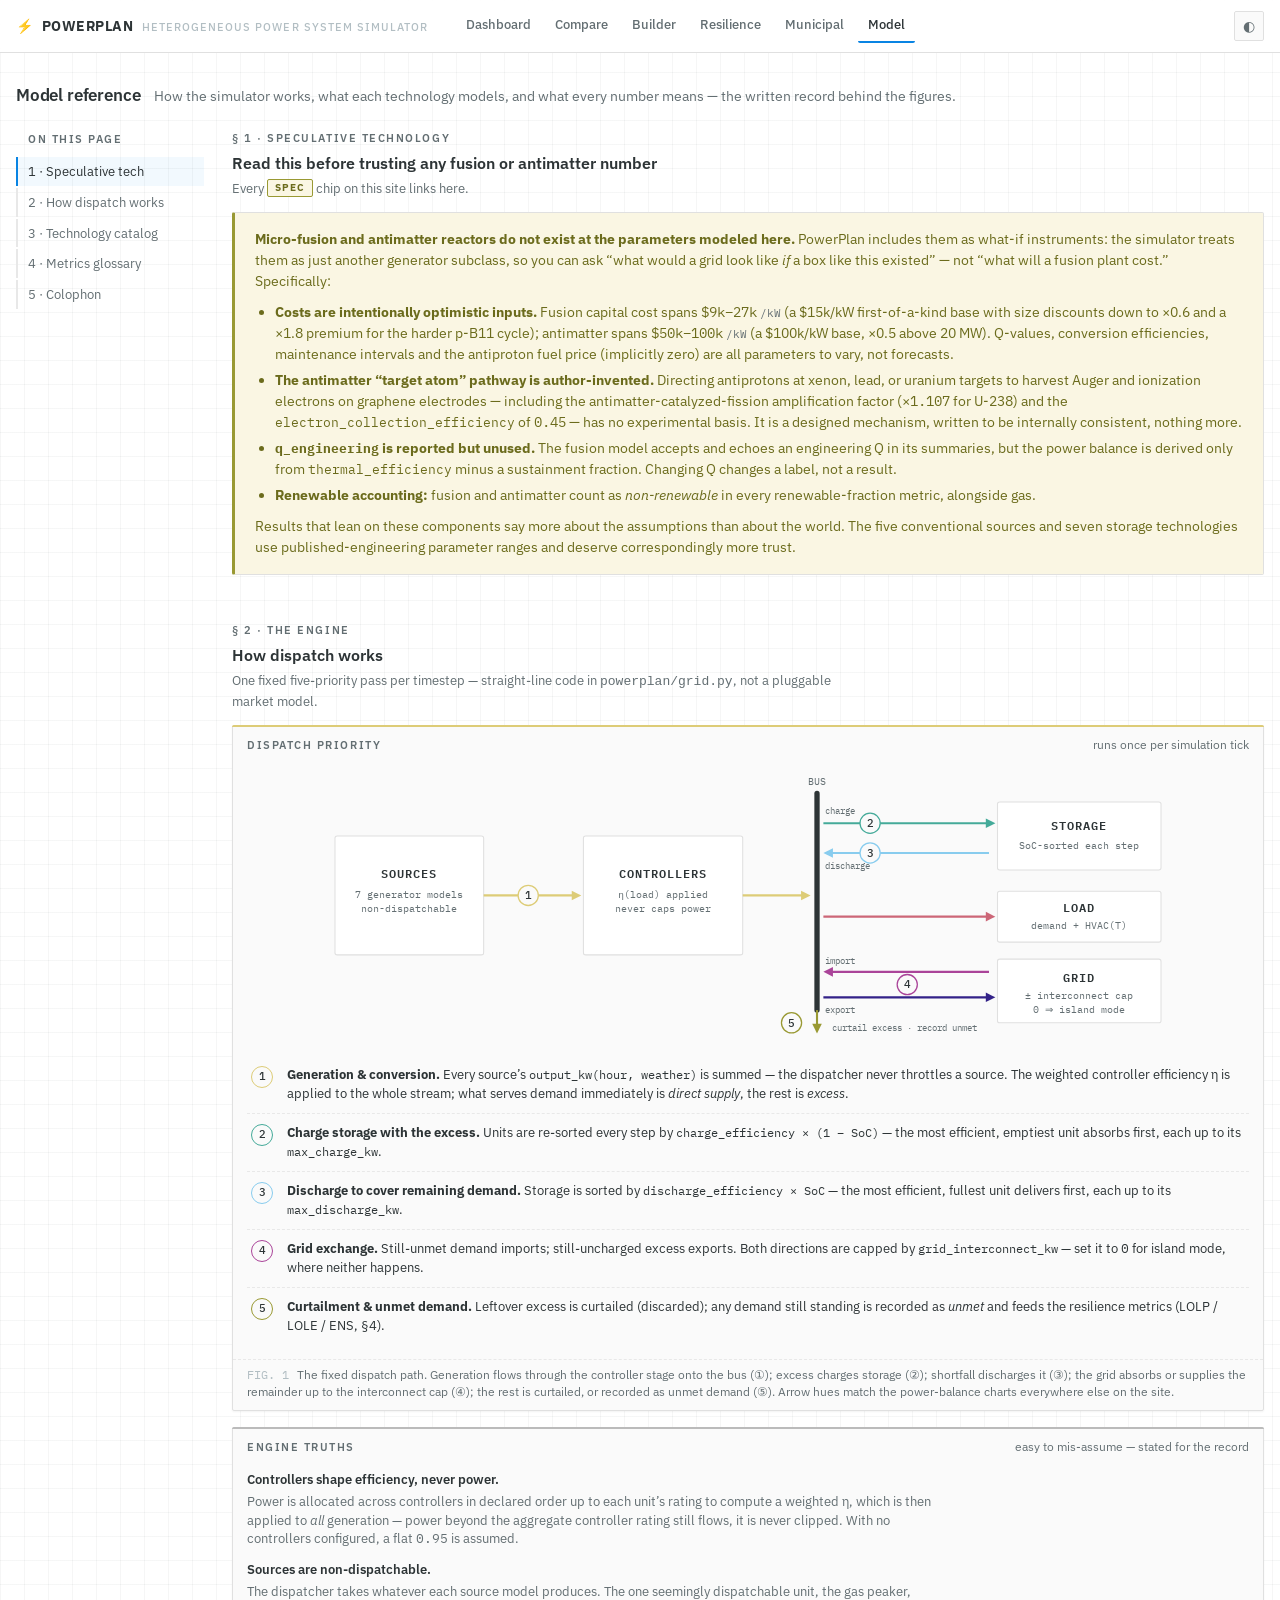
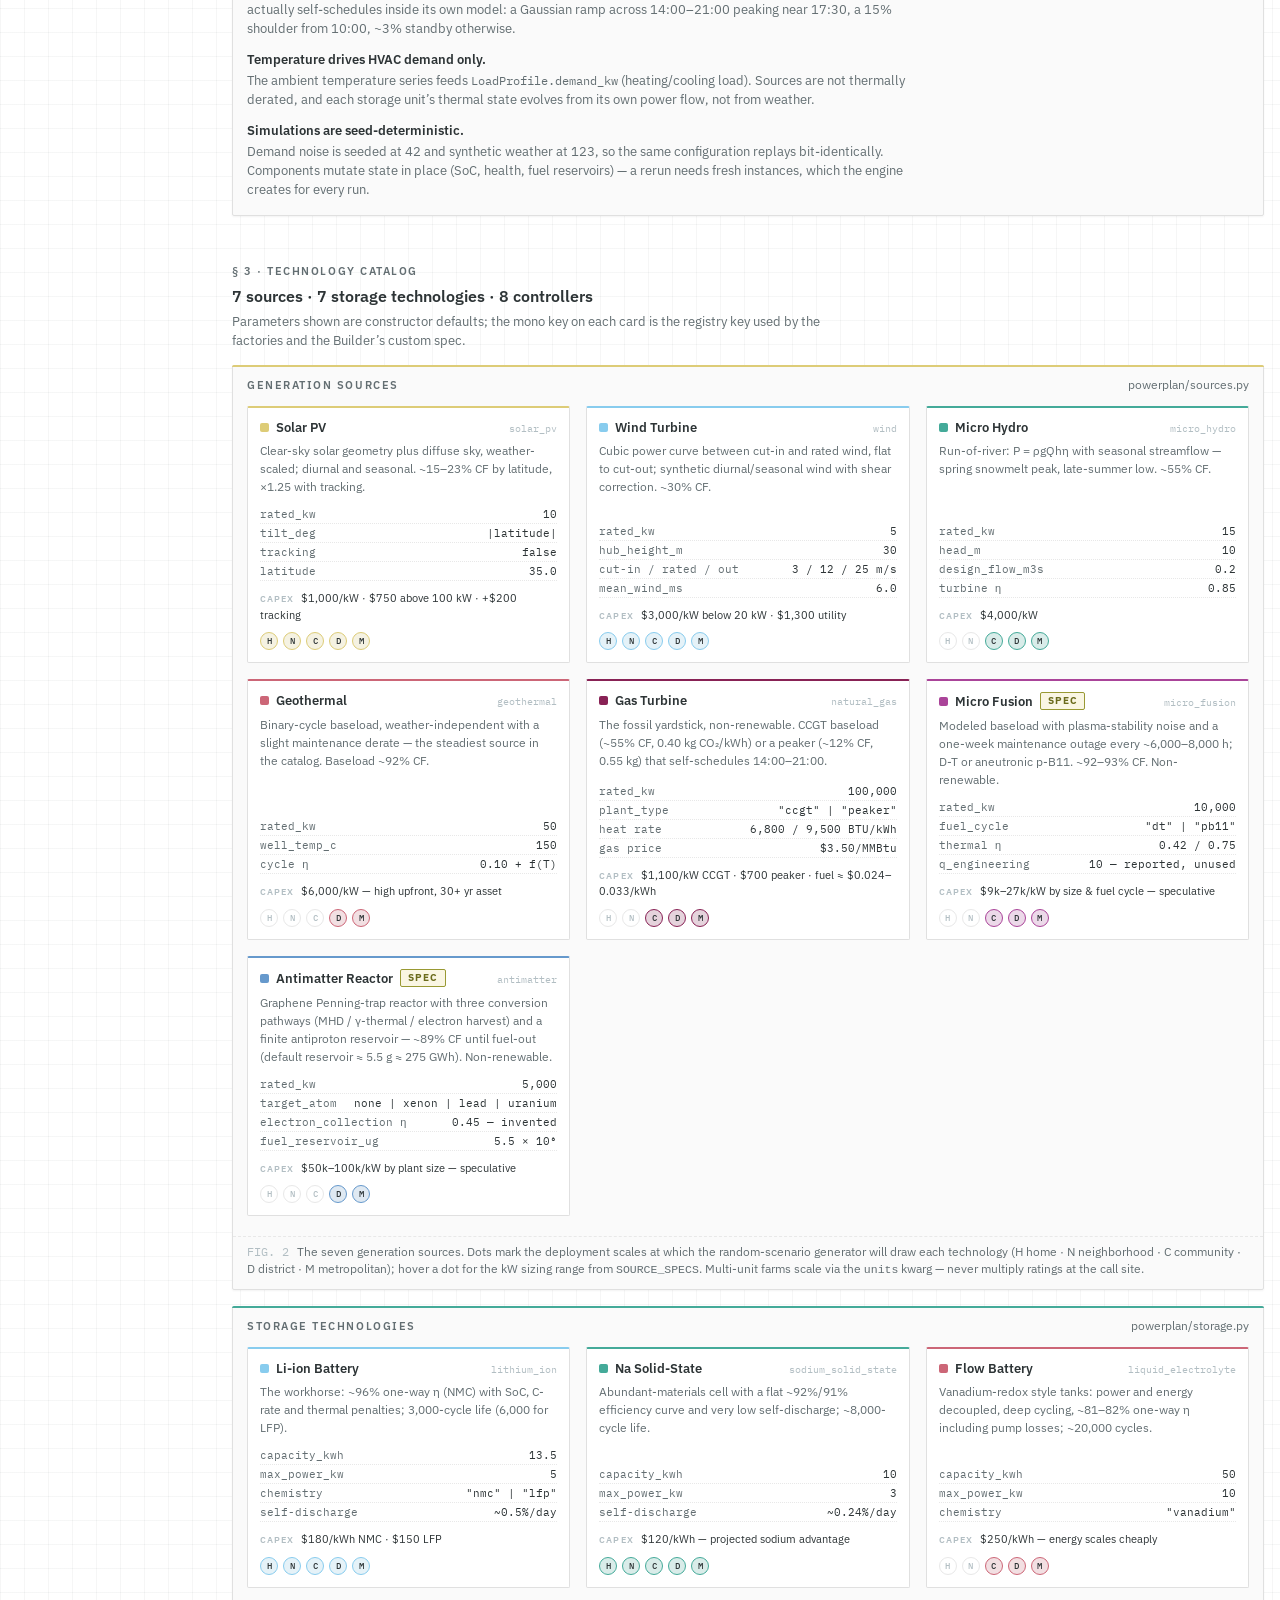
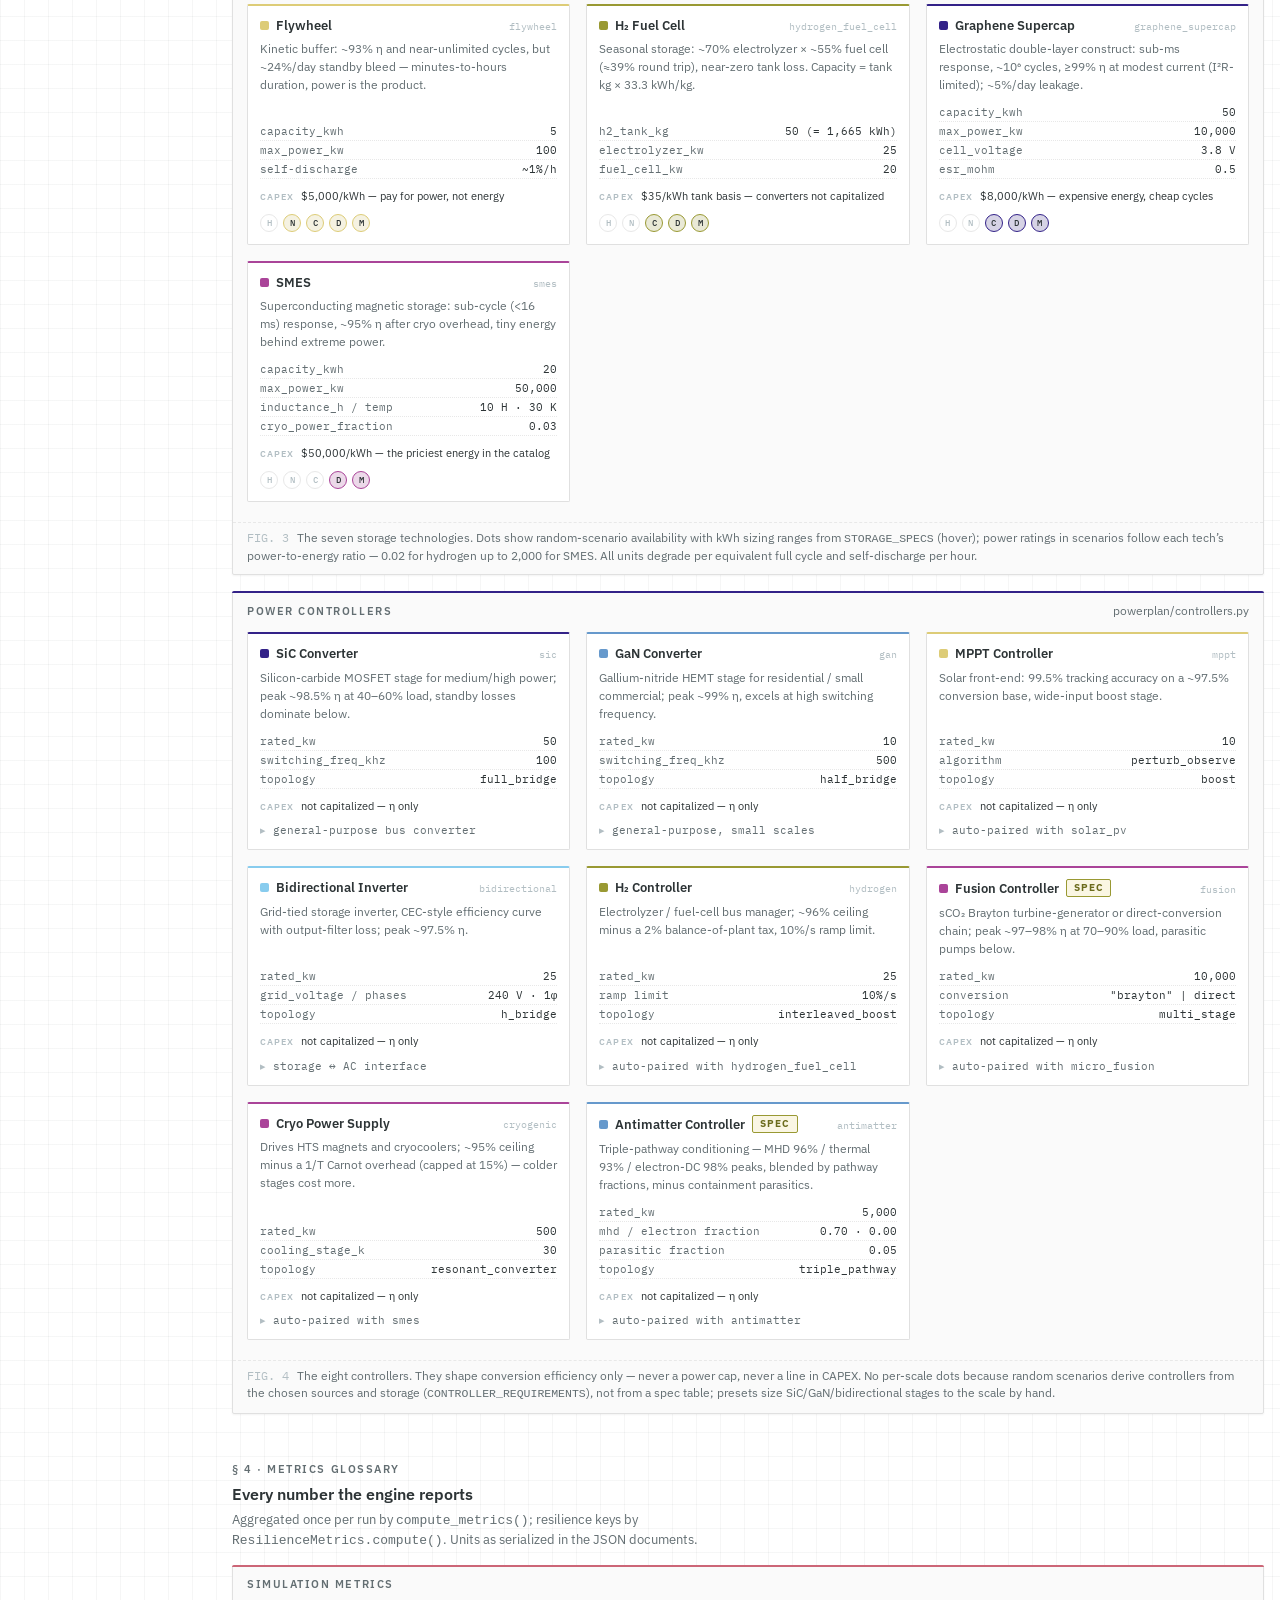
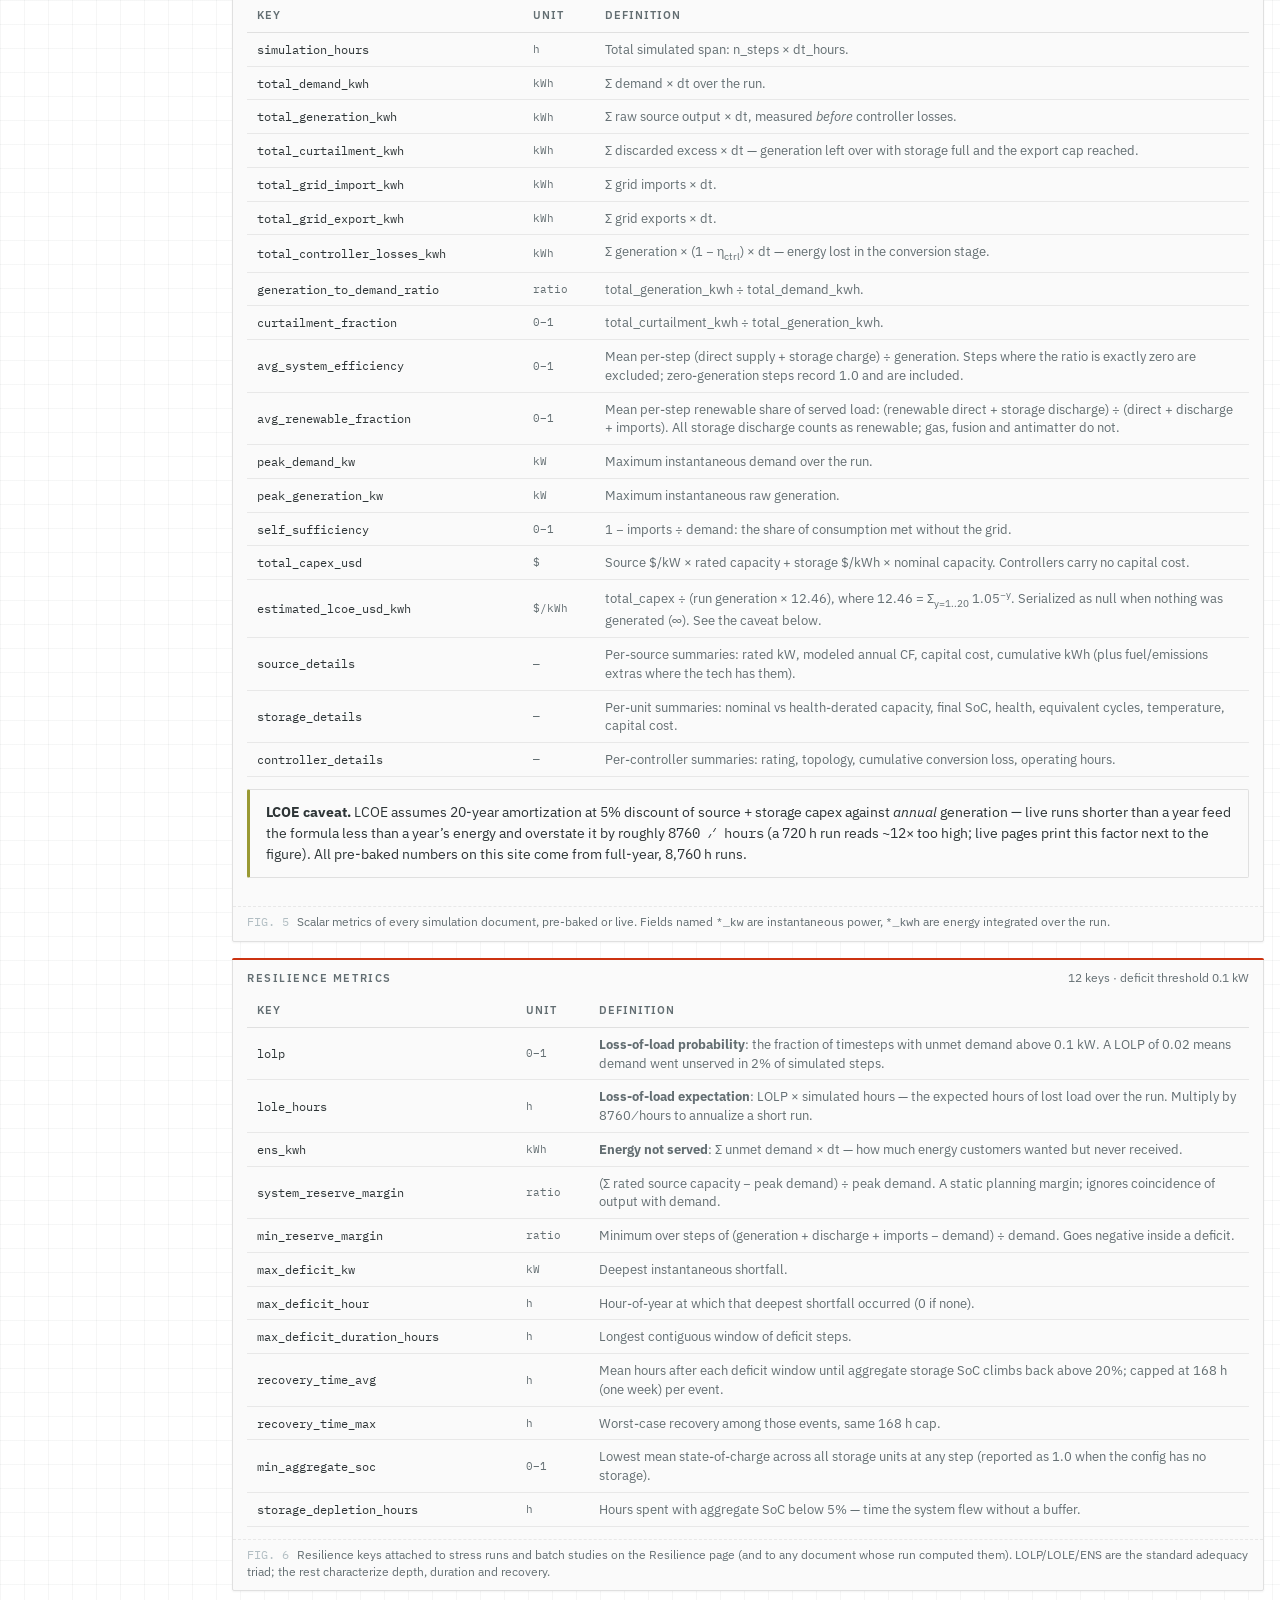
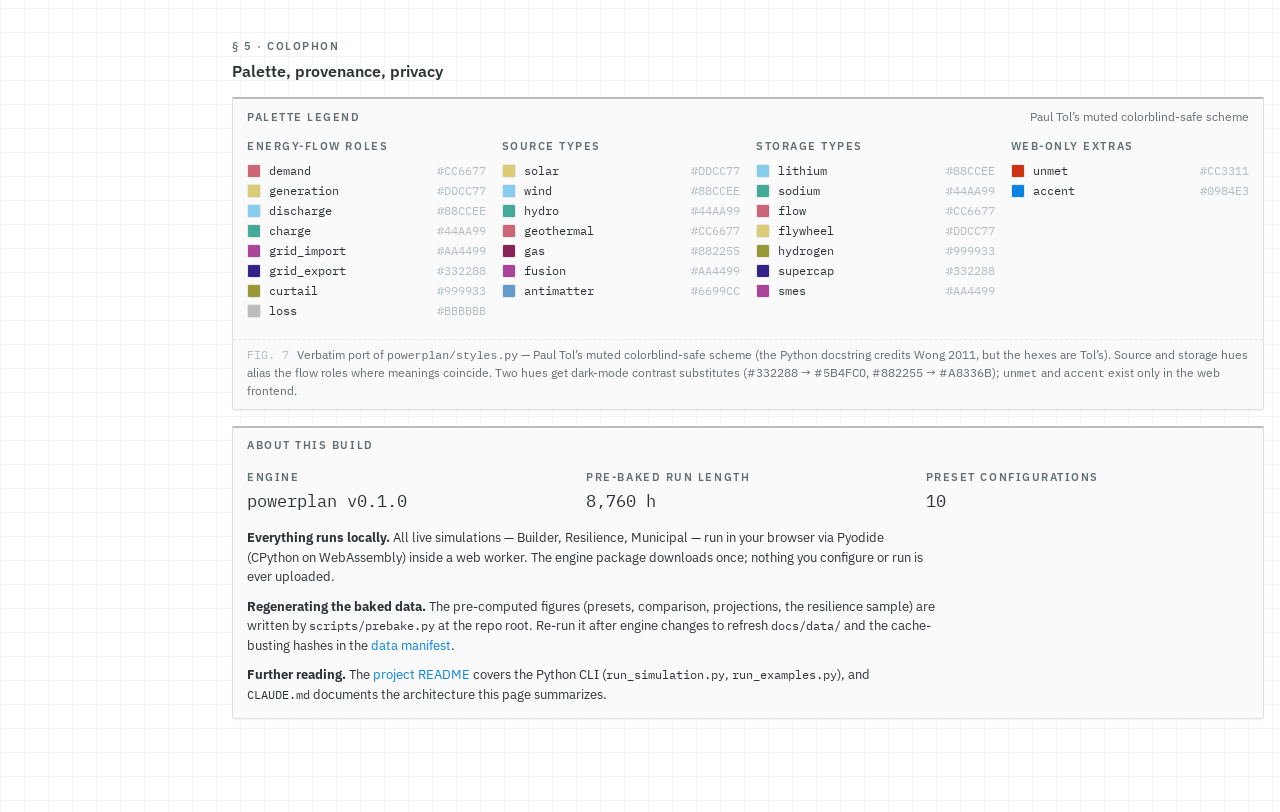
<file: docs/reference.html>
<!doctype html>
<html lang="en">
<head>
<meta charset="utf-8">
<meta name="viewport" content="width=device-width, initial-scale=1">
<title>PowerPlan — Model</title>
<link rel="icon" href="data:image/svg+xml,<svg xmlns='http://www.w3.org/2000/svg' viewBox='0 0 100 100'><text y='.9em' font-size='90'>⚡</text></svg>">
<link rel="preconnect" href="https://fonts.googleapis.com"><link rel="preconnect" href="https://fonts.gstatic.com" crossorigin>
<link href="https://fonts.googleapis.com/css2?family=IBM+Plex+Mono:wght@400;500&family=IBM+Plex+Sans:wght@400;500;600;700&display=swap" rel="stylesheet">
<link rel="stylesheet" href="css/site.css">
<script>const t=localStorage.getItem("pp-theme");if(t)document.documentElement.dataset.theme=t;</script>
<style>
  /* page-local layout glue only — design tokens live in css/site.css */
  .ref-layout { display: grid; grid-template-columns: 188px minmax(0, 1fr); gap: 28px; align-items: start; }
  .ref-main { min-width: 0; }

  /* sticky in-page TOC (left rail) */
  .ref-toc { position: sticky; top: 76px; display: flex; flex-direction: column; gap: 2px; padding-top: 4px; }
  .ref-toc .kicker { margin: 0 0 8px 12px; }
  .ref-toc a { padding: 5px 10px; border-left: 2px solid var(--hairline); color: var(--ink-mid); font-size: 12.5px; }
  .ref-toc a:hover { color: var(--ink); text-decoration: none; }
  .ref-toc a.on { color: var(--ink); border-left-color: var(--accent); background: color-mix(in srgb, var(--accent) 5%, transparent); }

  .ref-section { scroll-margin-top: 72px; }
  .ref-section + .ref-section { margin-top: 44px; }
  .ref-section .panel, .ref-section .callout { margin-bottom: var(--gap); }
  .sec-head { margin: 0 0 14px; max-width: 76ch; }
  .sec-head h2 { font-size: 16px; margin: 3px 0 4px; }
  .sec-head p { margin: 0; font-size: 13px; }

  /* speculative lead callout */
  .callout.spec.lead { padding: 16px 20px; margin-top: 0; }
  .callout.spec.lead p { margin: 0 0 10px; }
  .callout.spec.lead p:last-child { margin-bottom: 0; }
  .callout.spec.lead ul { margin: 0 0 10px; padding-left: 20px; }
  .callout.spec.lead li { margin: 5px 0; }
  .callout.spec.lead code { font-family: var(--font-mono); font-size: 0.92em; }

  /* dispatch priority list */
  ol.steps { list-style: none; margin: 14px 0 2px; padding: 0; counter-reset: step; }
  ol.steps li { counter-increment: step; position: relative; padding: 9px 0 9px 40px; border-top: 1px dashed var(--hairline); font-size: 13px; }
  ol.steps li:first-child { border-top: none; }
  ol.steps li::before {
    content: counter(step);
    position: absolute; left: 4px; top: 10px;
    width: 20px; height: 20px; border-radius: 50%;
    border: 1.5px solid var(--step-c, var(--ink-faint));
    color: var(--ink); font: 500 11px/19px var(--font-mono); text-align: center;
  }
  ol.steps code, .truths code, .tech-char code { font-family: var(--font-mono); font-size: 0.92em; }

  /* engine truths */
  dl.truths { margin: 6px 0 4px; }
  dl.truths dt { font-weight: 600; font-size: 13px; }
  dl.truths dd { margin: 2px 0 12px; color: var(--ink-mid); font-size: 12.5px; max-width: 86ch; }
  dl.truths dd:last-child { margin-bottom: 2px; }

  /* dispatch flow strip */
  #dispatch-fig { margin: 6px 0 4px; }
  #dispatch-fig svg { width: 100%; max-width: 860px; height: auto; display: block; margin: 0 auto; }
  #dispatch-fig text { font-family: var(--font-mono); fill: var(--ink); }
  #dispatch-fig .lbl { font-size: 11.5px; font-weight: 600; letter-spacing: 0.08em; text-anchor: middle; }
  #dispatch-fig .sub { font-size: 9px; fill: var(--ink-mid); text-anchor: middle; }
  #dispatch-fig .alab { font-size: 8.5px; fill: var(--ink-mid); }
  #dispatch-fig rect.nbox { fill: var(--bg); stroke: var(--panel-edge); }
  #dispatch-fig .bus { stroke: var(--ink); stroke-width: 5; stroke-linecap: round; }
  #dispatch-fig .flow { fill: none; stroke-width: 2; }
  #dispatch-fig .stepc circle { fill: var(--panel); stroke: var(--step-c, var(--ink)); stroke-width: 1.2; }
  #dispatch-fig .stepc text { font-size: 10px; font-weight: 500; text-anchor: middle; }
  #dispatch-fig .f-generation  { stroke: var(--f-generation,  currentColor); }
  #dispatch-fig .a-generation  { fill:   var(--f-generation,  currentColor); }
  #dispatch-fig .f-charge      { stroke: var(--f-charge,      currentColor); }
  #dispatch-fig .a-charge      { fill:   var(--f-charge,      currentColor); }
  #dispatch-fig .f-discharge   { stroke: var(--f-discharge,   currentColor); }
  #dispatch-fig .a-discharge   { fill:   var(--f-discharge,   currentColor); }
  #dispatch-fig .f-demand      { stroke: var(--f-demand,      currentColor); }
  #dispatch-fig .a-demand      { fill:   var(--f-demand,      currentColor); }
  #dispatch-fig .f-grid_import { stroke: var(--f-grid_import, currentColor); }
  #dispatch-fig .a-grid_import { fill:   var(--f-grid_import, currentColor); }
  #dispatch-fig .f-grid_export { stroke: var(--f-grid_export, currentColor); }
  #dispatch-fig .a-grid_export { fill:   var(--f-grid_export, currentColor); }
  #dispatch-fig .f-curtail     { stroke: var(--f-curtail,     currentColor); }
  #dispatch-fig .a-curtail     { fill:   var(--f-curtail,     currentColor); }

  /* tech cards */
  .tech-grid { display: grid; grid-template-columns: repeat(auto-fill, minmax(248px, 1fr)); gap: var(--gap); padding: 4px 0 8px; }
  .tech-card {
    background: var(--bg);
    border: 1px solid var(--panel-edge);
    border-top: 2px solid var(--tech, var(--ink-faint));
    border-radius: var(--radius);
    padding: 10px 12px 12px;
    display: flex; flex-direction: column;
  }
  .tech-card header { display: flex; align-items: baseline; gap: 7px; }
  .tech-card h3 { font-size: 13px; font-weight: 600; }
  .tech-card .swatch { width: 9px; height: 9px; border-radius: 2px; background: var(--tech, var(--ink-faint)); flex: none; align-self: center; }
  .tech-card .tkey { margin-left: auto; font: 10px var(--font-mono); color: var(--ink-faint); white-space: nowrap; }
  .tech-char { margin: 5px 0 9px; font-size: 12px; color: var(--ink-mid); flex: 1; }
  .tech-params { font: 11px var(--font-mono); }
  .tech-params .p { display: flex; justify-content: space-between; gap: 10px; padding: 2px 0; border-bottom: 1px dotted var(--hairline); }
  .tech-params .p span:first-child { color: var(--ink-mid); }
  .tech-params .p span:last-child { text-align: right; }
  .tech-cost { margin-top: 9px; font-size: 11px; }
  .tech-cost::before { content: "CAPEX"; font-size: 9px; font-weight: 600; letter-spacing: 0.12em; color: var(--ink-faint); margin-right: 7px; }
  .scale-dots { display: flex; gap: 5px; margin-top: 9px; }
  .sdot {
    width: 18px; height: 18px; border-radius: 50%;
    border: 1px solid var(--hairline); color: var(--ink-faint);
    font: 500 9px/16px var(--font-mono); text-align: center; cursor: help;
  }
  .sdot.on {
    border-color: var(--tech, var(--ink-mid)); color: var(--ink);
    background: color-mix(in srgb, var(--tech, var(--ink-mid)) 18%, var(--panel));
  }
  .pair { margin-top: 9px; font: 10.5px var(--font-mono); color: var(--ink-mid); }
  .pair::before { content: "▸ "; color: var(--ink-faint); }

  /* glossary tables: definitions wrap, keys don't */
  table.data td.def { white-space: normal; min-width: 320px; max-width: 62ch; color: var(--ink-mid); }
  table.data td code { font-family: var(--font-mono); font-size: 11.5px; }
  table.data td.u { color: var(--ink-mid); font-family: var(--font-mono); font-size: 11px; }

  /* palette legend */
  .pal-wrap { display: grid; grid-template-columns: repeat(auto-fit, minmax(200px, 1fr)); gap: var(--gap); padding: 4px 0 6px; }
  .pal-group .pal-title { margin-bottom: 6px; }
  .pal-row { display: flex; align-items: center; gap: 8px; padding: 2.5px 0; font: 11.5px var(--font-mono); }
  .pal-sw { width: 14px; height: 14px; border-radius: 2px; border: 1px solid var(--hairline); flex: none; }
  .pal-name { color: var(--ink); }
  .pal-hex { margin-left: auto; color: var(--ink-faint); }

  /* colophon */
  .colo-grid { display: grid; grid-template-columns: repeat(auto-fit, minmax(160px, 1fr)); gap: var(--gap); margin: 4px 0 14px; }
  .colo-grid .num { font-size: 17px; margin-top: 2px; }
  .colo-prose p { margin: 0 0 10px; font-size: 13px; max-width: 86ch; }
  .colo-prose p:last-child { margin-bottom: 2px; }
  .colo-prose code { font-family: var(--font-mono); font-size: 0.92em; }

  @media (max-width: 980px) {
    .ref-layout { grid-template-columns: 1fr; gap: var(--gap); }
    .ref-toc { position: static; flex-direction: row; flex-wrap: wrap; gap: 6px; padding-top: 0; }
    .ref-toc .kicker { display: none; }
    .ref-toc a { border: 1px solid var(--panel-edge); border-radius: 99px; padding: 4px 11px; background: var(--panel); }
    .ref-toc a.on { border-color: var(--accent); color: var(--accent); background: color-mix(in srgb, var(--accent) 7%, var(--panel)); }
  }
</style>
</head>
<body>
<main class="page">
  <div class="page-title-row">
    <h1>Model reference</h1>
    <span class="muted">How the simulator works, what each technology models, and what every number means — the written record behind the figures.</span>
  </div>

  <div class="ref-layout">

    <nav class="ref-toc" aria-label="On this page">
      <span class="kicker">On this page</span>
      <a href="#speculative">1 · Speculative tech</a>
      <a href="#dispatch">2 · How dispatch works</a>
      <a href="#technologies">3 · Technology catalog</a>
      <a href="#metrics">4 · Metrics glossary</a>
      <a href="#colophon">5 · Colophon</a>
    </nav>

    <div class="ref-main">

      <!-- ════ §1 SPECULATIVE ═══════════════════════════════════════ -->
      <section class="ref-section" id="speculative">
        <header class="sec-head">
          <span class="kicker">§ 1 · Speculative technology</span>
          <h2>Read this before trusting any fusion or antimatter number</h2>
          <p class="muted">Every <span data-spec="compact"></span> chip on this site links here.</p>
        </header>

        <div class="callout spec lead reveal" role="note">
          <p><strong>Micro-fusion and antimatter reactors do not exist at the parameters modeled here.</strong>
          PowerPlan includes them as what-if instruments: the simulator treats them as just another
          generator subclass, so you can ask “what would a grid look like <em>if</em> a box like this existed” —
          not “what will a fusion plant cost.” Specifically:</p>
          <ul>
            <li><strong>Costs are intentionally optimistic inputs.</strong> Fusion capital cost spans
              <span class="num">$9k–27k</span><span class="unit">/kW</span> (a $15k/kW first-of-a-kind base with
              size discounts down to ×0.6 and a ×1.8 premium for the harder p-B11 cycle); antimatter spans
              <span class="num">$50k–100k</span><span class="unit">/kW</span> (a $100k/kW base, ×0.5 above 20&nbsp;MW).
              Q-values, conversion efficiencies, maintenance intervals and the antiproton fuel price
              (implicitly zero) are all parameters to vary, not forecasts.</li>
            <li><strong>The antimatter “target atom” pathway is author-invented.</strong> Directing antiprotons at
              xenon, lead, or uranium targets to harvest Auger and ionization electrons on graphene electrodes —
              including the antimatter-catalyzed-fission amplification factor (<span class="num">×1.107</span> for
              U-238) and the <code>electron_collection_efficiency</code> of <span class="num">0.45</span> — has no
              experimental basis. It is a designed mechanism, written to be internally consistent, nothing more.</li>
            <li><strong><code>q_engineering</code> is reported but unused.</strong> The fusion model accepts and
              echoes an engineering Q in its summaries, but the power balance is derived only from
              <code>thermal_efficiency</code> minus a sustainment fraction. Changing Q changes a label, not a result.</li>
            <li><strong>Renewable accounting:</strong> fusion and antimatter count as <em>non-renewable</em> in
              every renewable-fraction metric, alongside gas.</li>
          </ul>
          <p>Results that lean on these components say more about the assumptions than about the world.
          The five conventional sources and seven storage technologies use published-engineering parameter
          ranges and deserve correspondingly more trust.</p>
        </div>
      </section>

      <!-- ════ §2 DISPATCH ══════════════════════════════════════════ -->
      <section class="ref-section" id="dispatch">
        <header class="sec-head">
          <span class="kicker">§ 2 · The engine</span>
          <h2>How dispatch works</h2>
          <p class="muted">One fixed five-priority pass per timestep — straight-line code in
            <code>powerplan/grid.py</code>, not a pluggable market model.</p>
        </header>

        <section class="panel reveal" data-rule="generation">
          <div class="panel-head">
            <span class="kicker">Dispatch priority</span>
            <span class="muted" style="font-size:12px">runs once per simulation tick</span>
          </div>
          <div class="panel-body">
            <div id="dispatch-fig">
              <svg viewBox="0 0 810 258" role="img" aria-labelledby="dfig-title">
                <title id="dfig-title">Energy flow: sources through controllers onto a bus feeding storage, load, grid, and curtailment — annotated with the five dispatch steps.</title>
                <!-- left column -->
                <rect class="nbox" x="16" y="64" width="140" height="112" rx="2"/>
                <text class="lbl" x="86" y="104">SOURCES</text>
                <text class="sub" x="86" y="122">7 generator models</text>
                <text class="sub" x="86" y="136">non-dispatchable</text>

                <line class="flow f-generation" x1="156" y1="120" x2="240" y2="120"/>
                <polygon class="a-generation" points="248,120 239,115.5 239,124.5"/>
                <g class="stepc" data-flow="generation"><circle cx="198" cy="120" r="9.5"/><text x="198" y="123.5">1</text></g>

                <rect class="nbox" x="250" y="64" width="150" height="112" rx="2"/>
                <text class="lbl" x="325" y="104">CONTROLLERS</text>
                <text class="sub" x="325" y="122">η(load) applied</text>
                <text class="sub" x="325" y="136">never caps power</text>

                <line class="flow f-generation" x1="400" y1="120" x2="456" y2="120"/>
                <polygon class="a-generation" points="464,120 455,115.5 455,124.5"/>

                <!-- bus -->
                <text class="sub" x="470" y="16">BUS</text>
                <line class="bus" x1="470" y1="24" x2="470" y2="228"/>

                <!-- storage -->
                <rect class="nbox" x="640" y="32" width="154" height="64" rx="2"/>
                <text class="lbl" x="717" y="58">STORAGE</text>
                <text class="sub" x="717" y="76">SoC-sorted each step</text>
                <line class="flow f-charge" x1="476" y1="52" x2="630" y2="52"/>
                <polygon class="a-charge" points="638,52 629,47.5 629,56.5"/>
                <text class="alab" x="478" y="43">charge</text>
                <g class="stepc" data-flow="charge"><circle cx="520" cy="52" r="9.5"/><text x="520" y="55.5">2</text></g>
                <line class="flow f-discharge" x1="632" y1="80" x2="484" y2="80"/>
                <polygon class="a-discharge" points="476,80 485,75.5 485,84.5"/>
                <text class="alab" x="478" y="95">discharge</text>
                <g class="stepc" data-flow="discharge"><circle cx="520" cy="80" r="9.5"/><text x="520" y="83.5">3</text></g>

                <!-- load -->
                <rect class="nbox" x="640" y="116" width="154" height="48" rx="2"/>
                <text class="lbl" x="717" y="136">LOAD</text>
                <text class="sub" x="717" y="152">demand + HVAC(T)</text>
                <line class="flow f-demand" x1="476" y1="140" x2="630" y2="140"/>
                <polygon class="a-demand" points="638,140 629,135.5 629,144.5"/>

                <!-- grid -->
                <rect class="nbox" x="640" y="180" width="154" height="60" rx="2"/>
                <text class="lbl" x="717" y="202">GRID</text>
                <text class="sub" x="717" y="218">± interconnect cap</text>
                <text class="sub" x="717" y="231">0 ⇒ island mode</text>
                <line class="flow f-grid_import" x1="632" y1="192" x2="484" y2="192"/>
                <polygon class="a-grid_import" points="476,192 485,187.5 485,196.5"/>
                <text class="alab" x="478" y="185">import</text>
                <line class="flow f-grid_export" x1="476" y1="216" x2="630" y2="216"/>
                <polygon class="a-grid_export" points="638,216 629,211.5 629,220.5"/>
                <text class="alab" x="478" y="231">export</text>
                <g class="stepc" data-flow="grid_import"><circle cx="555" cy="204" r="9.5"/><text x="555" y="207.5">4</text></g>

                <!-- curtail / unmet -->
                <line class="flow f-curtail" x1="470" y1="228" x2="470" y2="242"/>
                <polygon class="a-curtail" points="470,250 465.5,241 474.5,241"/>
                <g class="stepc" data-flow="curtail"><circle cx="446" cy="240" r="9.5"/><text x="446" y="243.5">5</text></g>
                <text class="alab" x="484" y="248">curtail excess · record unmet</text>
              </svg>
            </div>

            <ol class="steps">
              <li data-flow="generation"><strong>Generation &amp; conversion.</strong>
                Every source’s <code>output_kw(hour, weather)</code> is summed — the dispatcher never throttles
                a source. The weighted controller efficiency η is applied to the whole stream; what serves demand
                immediately is <em>direct supply</em>, the rest is <em>excess</em>.</li>
              <li data-flow="charge"><strong>Charge storage with the excess.</strong>
                Units are re-sorted every step by <code>charge_efficiency&nbsp;×&nbsp;(1&nbsp;−&nbsp;SoC)</code> —
                the most efficient, emptiest unit absorbs first, each up to its <code>max_charge_kw</code>.</li>
              <li data-flow="discharge"><strong>Discharge to cover remaining demand.</strong>
                Storage is sorted by <code>discharge_efficiency&nbsp;×&nbsp;SoC</code> — the most efficient,
                fullest unit delivers first, each up to its <code>max_discharge_kw</code>.</li>
              <li data-flow="grid_import"><strong>Grid exchange.</strong>
                Still-unmet demand imports; still-uncharged excess exports. Both directions are capped by
                <code>grid_interconnect_kw</code> — set it to <span class="num">0</span> for island mode, where
                neither happens.</li>
              <li data-flow="curtail"><strong>Curtailment &amp; unmet demand.</strong>
                Leftover excess is curtailed (discarded); any demand still standing is recorded as
                <em>unmet</em> and feeds the resilience metrics (LOLP / LOLE / ENS, §4).</li>
            </ol>
          </div>
          <div class="fig-caption"><span class="fig-no">FIG. 1</span>The fixed dispatch path. Generation flows
            through the controller stage onto the bus (①); excess charges storage (②); shortfall discharges
            it (③); the grid absorbs or supplies the remainder up to the interconnect cap (④); the rest is
            curtailed, or recorded as unmet demand (⑤). Arrow hues match the power-balance charts everywhere
            else on the site.</div>
        </section>

        <section class="panel reveal" data-rule="loss">
          <div class="panel-head"><span class="kicker">Engine truths</span>
            <span class="muted" style="font-size:12px">easy to mis-assume — stated for the record</span></div>
          <div class="panel-body">
            <dl class="truths">
              <dt>Controllers shape efficiency, never power.</dt>
              <dd>Power is allocated across controllers in declared order up to each unit’s rating to compute a
                weighted η, which is then applied to <em>all</em> generation — power beyond the aggregate
                controller rating still flows, it is never clipped. With no controllers configured, a flat
                <span class="num">0.95</span> is assumed.</dd>
              <dt>Sources are non-dispatchable.</dt>
              <dd>The dispatcher takes whatever each source model produces. The one seemingly dispatchable
                unit, the gas peaker, actually self-schedules inside its own model: a Gaussian ramp across
                14:00–21:00 peaking near 17:30, a 15% shoulder from 10:00, ~3% standby otherwise.</dd>
              <dt>Temperature drives HVAC demand only.</dt>
              <dd>The ambient temperature series feeds <code>LoadProfile.demand_kw</code> (heating/cooling load).
                Sources are not thermally derated, and each storage unit’s thermal state evolves from its own
                power flow, not from weather.</dd>
              <dt>Simulations are seed-deterministic.</dt>
              <dd>Demand noise is seeded at <span class="num">42</span> and synthetic weather at
                <span class="num">123</span>, so the same configuration replays bit-identically. Components
                mutate state in place (SoC, health, fuel reservoirs) — a rerun needs fresh instances, which the
                engine creates for every run.</dd>
            </dl>
          </div>
        </section>
      </section>

      <!-- ════ §3 TECHNOLOGIES ══════════════════════════════════════ -->
      <section class="ref-section" id="technologies">
        <header class="sec-head">
          <span class="kicker">§ 3 · Technology catalog</span>
          <h2>7 sources · 7 storage technologies · 8 controllers</h2>
          <p class="muted">Parameters shown are constructor defaults; the mono key on each card is the registry
            key used by the factories and the Builder’s custom spec.</p>
        </header>

        <section class="panel reveal" data-rule="generation">
          <div class="panel-head"><span class="kicker">Generation sources</span>
            <span class="muted" style="font-size:12px">powerplan/sources.py</span></div>
          <div class="panel-body">
            <div class="tech-grid">

              <article class="tech-card" data-swatch="src:solar">
                <header><i class="swatch" aria-hidden="true"></i><h3>Solar PV</h3><span class="tkey">solar_pv</span></header>
                <p class="tech-char">Clear-sky solar geometry plus diffuse sky, weather-scaled; diurnal and
                  seasonal. ~15–23% CF by latitude, ×1.25 with tracking.</p>
                <div class="tech-params">
                  <div class="p"><span>rated_kw</span><span>10</span></div>
                  <div class="p"><span>tilt_deg</span><span>|latitude|</span></div>
                  <div class="p"><span>tracking</span><span>false</span></div>
                  <div class="p"><span>latitude</span><span>35.0</span></div>
                </div>
                <div class="tech-cost">$1,000/kW · $750 above 100 kW · +$200 tracking</div>
                <div class="scale-dots" aria-label="availability by scale">
                  <span class="sdot on" title="home · 3–12 kW">H</span>
                  <span class="sdot on" title="neighborhood · 50–200 kW">N</span>
                  <span class="sdot on" title="community · 0.3–1.5 MW">C</span>
                  <span class="sdot on" title="district · 3–20 MW">D</span>
                  <span class="sdot on" title="metropolitan · 50–300 MW">M</span>
                </div>
              </article>

              <article class="tech-card" data-swatch="src:wind">
                <header><i class="swatch" aria-hidden="true"></i><h3>Wind Turbine</h3><span class="tkey">wind</span></header>
                <p class="tech-char">Cubic power curve between cut-in and rated wind, flat to cut-out;
                  synthetic diurnal/seasonal wind with shear correction. ~30% CF.</p>
                <div class="tech-params">
                  <div class="p"><span>rated_kw</span><span>5</span></div>
                  <div class="p"><span>hub_height_m</span><span>30</span></div>
                  <div class="p"><span>cut-in / rated / out</span><span>3 / 12 / 25 m/s</span></div>
                  <div class="p"><span>mean_wind_ms</span><span>6.0</span></div>
                </div>
                <div class="tech-cost">$3,000/kW below 20 kW · $1,300 utility</div>
                <div class="scale-dots" aria-label="availability by scale">
                  <span class="sdot on" title="home · 0.5–3 kW">H</span>
                  <span class="sdot on" title="neighborhood · 10–50 kW">N</span>
                  <span class="sdot on" title="community · 200–800 kW">C</span>
                  <span class="sdot on" title="district · 2–15 MW">D</span>
                  <span class="sdot on" title="metropolitan · 8–80 MW">M</span>
                </div>
              </article>

              <article class="tech-card" data-swatch="src:hydro">
                <header><i class="swatch" aria-hidden="true"></i><h3>Micro Hydro</h3><span class="tkey">micro_hydro</span></header>
                <p class="tech-char">Run-of-river: P = ρgQhη with seasonal streamflow — spring snowmelt peak,
                  late-summer low. ~55% CF.</p>
                <div class="tech-params">
                  <div class="p"><span>rated_kw</span><span>15</span></div>
                  <div class="p"><span>head_m</span><span>10</span></div>
                  <div class="p"><span>design_flow_m3s</span><span>0.2</span></div>
                  <div class="p"><span>turbine η</span><span>0.85</span></div>
                </div>
                <div class="tech-cost">$4,000/kW</div>
                <div class="scale-dots" aria-label="availability by scale">
                  <span class="sdot" title="home · not generated">H</span>
                  <span class="sdot" title="neighborhood · not generated">N</span>
                  <span class="sdot on" title="community · 20–100 kW">C</span>
                  <span class="sdot on" title="district · 0.2–1 MW">D</span>
                  <span class="sdot on" title="metropolitan · 2–15 MW">M</span>
                </div>
              </article>

              <article class="tech-card" data-swatch="src:geothermal">
                <header><i class="swatch" aria-hidden="true"></i><h3>Geothermal</h3><span class="tkey">geothermal</span></header>
                <p class="tech-char">Binary-cycle baseload, weather-independent with a slight maintenance
                  derate — the steadiest source in the catalog. Baseload ~92% CF.</p>
                <div class="tech-params">
                  <div class="p"><span>rated_kw</span><span>50</span></div>
                  <div class="p"><span>well_temp_c</span><span>150</span></div>
                  <div class="p"><span>cycle η</span><span>0.10 + f(T)</span></div>
                </div>
                <div class="tech-cost">$6,000/kW — high upfront, 30+ yr asset</div>
                <div class="scale-dots" aria-label="availability by scale">
                  <span class="sdot" title="home · not generated">H</span>
                  <span class="sdot" title="neighborhood · not generated">N</span>
                  <span class="sdot" title="community · not generated">C</span>
                  <span class="sdot on" title="district · 1–5 MW">D</span>
                  <span class="sdot on" title="metropolitan · 20–80 MW">M</span>
                </div>
              </article>

              <article class="tech-card" data-swatch="src:gas">
                <header><i class="swatch" aria-hidden="true"></i><h3>Gas Turbine</h3><span class="tkey">natural_gas</span></header>
                <p class="tech-char">The fossil yardstick, non-renewable. CCGT baseload (~55% CF, 0.40 kg
                  CO₂/kWh) or a peaker (~12% CF, 0.55 kg) that self-schedules 14:00–21:00.</p>
                <div class="tech-params">
                  <div class="p"><span>rated_kw</span><span>100,000</span></div>
                  <div class="p"><span>plant_type</span><span>"ccgt" | "peaker"</span></div>
                  <div class="p"><span>heat rate</span><span>6,800 / 9,500 BTU/kWh</span></div>
                  <div class="p"><span>gas price</span><span>$3.50/MMBtu</span></div>
                </div>
                <div class="tech-cost">$1,100/kW CCGT · $700 peaker · fuel ≈ $0.024–0.033/kWh</div>
                <div class="scale-dots" aria-label="availability by scale">
                  <span class="sdot" title="home · not generated">H</span>
                  <span class="sdot" title="neighborhood · not generated">N</span>
                  <span class="sdot on" title="community · 0.5–3 MW">C</span>
                  <span class="sdot on" title="district · 5–50 MW">D</span>
                  <span class="sdot on" title="metropolitan · 50–500 MW">M</span>
                </div>
              </article>

              <article class="tech-card" data-swatch="src:fusion">
                <header><i class="swatch" aria-hidden="true"></i><h3>Micro Fusion</h3><span data-spec="compact"></span><span class="tkey">micro_fusion</span></header>
                <p class="tech-char">Modeled baseload with plasma-stability noise and a one-week maintenance
                  outage every ~6,000–8,000 h; D-T or aneutronic p-B11. ~92–93% CF. Non-renewable.</p>
                <div class="tech-params">
                  <div class="p"><span>rated_kw</span><span>10,000</span></div>
                  <div class="p"><span>fuel_cycle</span><span>"dt" | "pb11"</span></div>
                  <div class="p"><span>thermal η</span><span>0.42 / 0.75</span></div>
                  <div class="p"><span>q_engineering</span><span>10 — reported, unused</span></div>
                </div>
                <div class="tech-cost">$9k–27k/kW by size &amp; fuel cycle — speculative</div>
                <div class="scale-dots" aria-label="availability by scale">
                  <span class="sdot" title="home · not generated">H</span>
                  <span class="sdot" title="neighborhood · not generated">N</span>
                  <span class="sdot on" title="community · 0.5–2 MW">C</span>
                  <span class="sdot on" title="district · 5–20 MW">D</span>
                  <span class="sdot on" title="metropolitan · 30–150 MW">M</span>
                </div>
              </article>

              <article class="tech-card" data-swatch="src:antimatter">
                <header><i class="swatch" aria-hidden="true"></i><h3>Antimatter Reactor</h3><span data-spec="compact"></span><span class="tkey">antimatter</span></header>
                <p class="tech-char">Graphene Penning-trap reactor with three conversion pathways (MHD /
                  γ-thermal / electron harvest) and a finite antiproton reservoir — ~89% CF until fuel-out
                  (default reservoir ≈ 5.5 g ≈ 275 GWh). Non-renewable.</p>
                <div class="tech-params">
                  <div class="p"><span>rated_kw</span><span>5,000</span></div>
                  <div class="p"><span>target_atom</span><span>none | xenon | lead | uranium</span></div>
                  <div class="p"><span>electron_collection η</span><span>0.45 — invented</span></div>
                  <div class="p"><span>fuel_reservoir_ug</span><span>5.5 × 10⁶</span></div>
                </div>
                <div class="tech-cost">$50k–100k/kW by plant size — speculative</div>
                <div class="scale-dots" aria-label="availability by scale">
                  <span class="sdot" title="home · not generated">H</span>
                  <span class="sdot" title="neighborhood · not generated">N</span>
                  <span class="sdot" title="community · not generated">C</span>
                  <span class="sdot on" title="district · 10–30 MW">D</span>
                  <span class="sdot on" title="metropolitan · 50–200 MW">M</span>
                </div>
              </article>

            </div>
          </div>
          <div class="fig-caption"><span class="fig-no">FIG. 2</span>The seven generation sources. Dots mark the
            deployment scales at which the random-scenario generator will draw each technology
            (H&nbsp;home · N&nbsp;neighborhood · C&nbsp;community · D&nbsp;district · M&nbsp;metropolitan);
            hover a dot for the kW sizing range from <code>SOURCE_SPECS</code>. Multi-unit farms scale via the
            <code>units</code> kwarg — never multiply ratings at the call site.</div>
        </section>

        <section class="panel reveal" data-rule="charge">
          <div class="panel-head"><span class="kicker">Storage technologies</span>
            <span class="muted" style="font-size:12px">powerplan/storage.py</span></div>
          <div class="panel-body">
            <div class="tech-grid">

              <article class="tech-card" data-swatch="sto:lithium">
                <header><i class="swatch" aria-hidden="true"></i><h3>Li-ion Battery</h3><span class="tkey">lithium_ion</span></header>
                <p class="tech-char">The workhorse: ~96% one-way η (NMC) with SoC, C-rate and thermal
                  penalties; 3,000-cycle life (6,000 for LFP).</p>
                <div class="tech-params">
                  <div class="p"><span>capacity_kwh</span><span>13.5</span></div>
                  <div class="p"><span>max_power_kw</span><span>5</span></div>
                  <div class="p"><span>chemistry</span><span>"nmc" | "lfp"</span></div>
                  <div class="p"><span>self-discharge</span><span>~0.5%/day</span></div>
                </div>
                <div class="tech-cost">$180/kWh NMC · $150 LFP</div>
                <div class="scale-dots" aria-label="availability by scale">
                  <span class="sdot on" title="home · 5–20 kWh">H</span>
                  <span class="sdot on" title="neighborhood · 30–150 kWh">N</span>
                  <span class="sdot on" title="community · 0.2–1 MWh">C</span>
                  <span class="sdot on" title="district · 2–15 MWh">D</span>
                  <span class="sdot on" title="metropolitan · 50–300 MWh">M</span>
                </div>
              </article>

              <article class="tech-card" data-swatch="sto:sodium">
                <header><i class="swatch" aria-hidden="true"></i><h3>Na Solid-State</h3><span class="tkey">sodium_solid_state</span></header>
                <p class="tech-char">Abundant-materials cell with a flat ~92%/91% efficiency curve and very low
                  self-discharge; ~8,000-cycle life.</p>
                <div class="tech-params">
                  <div class="p"><span>capacity_kwh</span><span>10</span></div>
                  <div class="p"><span>max_power_kw</span><span>3</span></div>
                  <div class="p"><span>self-discharge</span><span>~0.24%/day</span></div>
                </div>
                <div class="tech-cost">$120/kWh — projected sodium advantage</div>
                <div class="scale-dots" aria-label="availability by scale">
                  <span class="sdot on" title="home · 5–15 kWh">H</span>
                  <span class="sdot on" title="neighborhood · 20–80 kWh">N</span>
                  <span class="sdot on" title="community · 100–600 kWh">C</span>
                  <span class="sdot on" title="district · 1–8 MWh">D</span>
                  <span class="sdot on" title="metropolitan · 20–100 MWh">M</span>
                </div>
              </article>

              <article class="tech-card" data-swatch="sto:flow">
                <header><i class="swatch" aria-hidden="true"></i><h3>Flow Battery</h3><span class="tkey">liquid_electrolyte</span></header>
                <p class="tech-char">Vanadium-redox style tanks: power and energy decoupled, deep cycling,
                  ~81–82% one-way η including pump losses; ~20,000 cycles.</p>
                <div class="tech-params">
                  <div class="p"><span>capacity_kwh</span><span>50</span></div>
                  <div class="p"><span>max_power_kw</span><span>10</span></div>
                  <div class="p"><span>chemistry</span><span>"vanadium"</span></div>
                </div>
                <div class="tech-cost">$250/kWh — energy scales cheaply</div>
                <div class="scale-dots" aria-label="availability by scale">
                  <span class="sdot" title="home · not generated">H</span>
                  <span class="sdot" title="neighborhood · not generated">N</span>
                  <span class="sdot on" title="community · 0.2–1 MWh">C</span>
                  <span class="sdot on" title="district · 2–20 MWh">D</span>
                  <span class="sdot on" title="metropolitan · 50–400 MWh">M</span>
                </div>
              </article>

              <article class="tech-card" data-swatch="sto:flywheel">
                <header><i class="swatch" aria-hidden="true"></i><h3>Flywheel</h3><span class="tkey">flywheel</span></header>
                <p class="tech-char">Kinetic buffer: ~93% η and near-unlimited cycles, but ~24%/day standby
                  bleed — minutes-to-hours duration, power is the product.</p>
                <div class="tech-params">
                  <div class="p"><span>capacity_kwh</span><span>5</span></div>
                  <div class="p"><span>max_power_kw</span><span>100</span></div>
                  <div class="p"><span>self-discharge</span><span>~1%/h</span></div>
                </div>
                <div class="tech-cost">$5,000/kWh — pay for power, not energy</div>
                <div class="scale-dots" aria-label="availability by scale">
                  <span class="sdot" title="home · not generated">H</span>
                  <span class="sdot on" title="neighborhood · 1–5 kWh">N</span>
                  <span class="sdot on" title="community · 3–15 kWh">C</span>
                  <span class="sdot on" title="district · 20–100 kWh">D</span>
                  <span class="sdot on" title="metropolitan · 50–500 kWh">M</span>
                </div>
              </article>

              <article class="tech-card" data-swatch="sto:hydrogen">
                <header><i class="swatch" aria-hidden="true"></i><h3>H₂ Fuel Cell</h3><span class="tkey">hydrogen_fuel_cell</span></header>
                <p class="tech-char">Seasonal storage: ~70% electrolyzer × ~55% fuel cell (≈39% round trip),
                  near-zero tank loss. Capacity = tank kg × 33.3 kWh/kg.</p>
                <div class="tech-params">
                  <div class="p"><span>h2_tank_kg</span><span>50 (= 1,665 kWh)</span></div>
                  <div class="p"><span>electrolyzer_kw</span><span>25</span></div>
                  <div class="p"><span>fuel_cell_kw</span><span>20</span></div>
                </div>
                <div class="tech-cost">$35/kWh tank basis — converters not capitalized</div>
                <div class="scale-dots" aria-label="availability by scale">
                  <span class="sdot" title="home · not generated">H</span>
                  <span class="sdot" title="neighborhood · not generated">N</span>
                  <span class="sdot on" title="community · 1–5 MWh">C</span>
                  <span class="sdot on" title="district · 10–200 MWh">D</span>
                  <span class="sdot on" title="metropolitan · 0.1–5 GWh">M</span>
                </div>
              </article>

              <article class="tech-card" data-swatch="sto:supercap">
                <header><i class="swatch" aria-hidden="true"></i><h3>Graphene Supercap</h3><span class="tkey">graphene_supercap</span></header>
                <p class="tech-char">Electrostatic double-layer construct: sub-ms response, ~10⁶ cycles,
                  ≥99% η at modest current (I²R-limited); ~5%/day leakage.</p>
                <div class="tech-params">
                  <div class="p"><span>capacity_kwh</span><span>50</span></div>
                  <div class="p"><span>max_power_kw</span><span>10,000</span></div>
                  <div class="p"><span>cell_voltage</span><span>3.8 V</span></div>
                  <div class="p"><span>esr_mohm</span><span>0.5</span></div>
                </div>
                <div class="tech-cost">$8,000/kWh — expensive energy, cheap cycles</div>
                <div class="scale-dots" aria-label="availability by scale">
                  <span class="sdot" title="home · not generated">H</span>
                  <span class="sdot" title="neighborhood · not generated">N</span>
                  <span class="sdot on" title="community · 10–50 kWh">C</span>
                  <span class="sdot on" title="district · 50–300 kWh">D</span>
                  <span class="sdot on" title="metropolitan · 0.2–5 MWh">M</span>
                </div>
              </article>

              <article class="tech-card" data-swatch="sto:smes">
                <header><i class="swatch" aria-hidden="true"></i><h3>SMES</h3><span class="tkey">smes</span></header>
                <p class="tech-char">Superconducting magnetic storage: sub-cycle (&lt;16 ms) response, ~95% η
                  after cryo overhead, tiny energy behind extreme power.</p>
                <div class="tech-params">
                  <div class="p"><span>capacity_kwh</span><span>20</span></div>
                  <div class="p"><span>max_power_kw</span><span>50,000</span></div>
                  <div class="p"><span>inductance_h / temp</span><span>10 H · 30 K</span></div>
                  <div class="p"><span>cryo_power_fraction</span><span>0.03</span></div>
                </div>
                <div class="tech-cost">$50,000/kWh — the priciest energy in the catalog</div>
                <div class="scale-dots" aria-label="availability by scale">
                  <span class="sdot" title="home · not generated">H</span>
                  <span class="sdot" title="neighborhood · not generated">N</span>
                  <span class="sdot" title="community · not generated">C</span>
                  <span class="sdot on" title="district · 10–80 kWh">D</span>
                  <span class="sdot on" title="metropolitan · 30–500 kWh">M</span>
                </div>
              </article>

            </div>
          </div>
          <div class="fig-caption"><span class="fig-no">FIG. 3</span>The seven storage technologies. Dots show
            random-scenario availability with kWh sizing ranges from <code>STORAGE_SPECS</code> (hover);
            power ratings in scenarios follow each tech’s power-to-energy ratio — 0.02 for hydrogen up to
            2,000 for SMES. All units degrade per equivalent full cycle and self-discharge per hour.</div>
        </section>

        <section class="panel reveal" data-rule="grid_export">
          <div class="panel-head"><span class="kicker">Power controllers</span>
            <span class="muted" style="font-size:12px">powerplan/controllers.py</span></div>
          <div class="panel-body">
            <div class="tech-grid">

              <article class="tech-card" data-swatch="cat:0">
                <header><i class="swatch" aria-hidden="true"></i><h3>SiC Converter</h3><span class="tkey">sic</span></header>
                <p class="tech-char">Silicon-carbide MOSFET stage for medium/high power; peak ~98.5% η at
                  40–60% load, standby losses dominate below.</p>
                <div class="tech-params">
                  <div class="p"><span>rated_kw</span><span>50</span></div>
                  <div class="p"><span>switching_freq_khz</span><span>100</span></div>
                  <div class="p"><span>topology</span><span>full_bridge</span></div>
                </div>
                <div class="tech-cost">not capitalized — η only</div>
                <div class="pair">general-purpose bus converter</div>
              </article>

              <article class="tech-card" data-swatch="cat:8">
                <header><i class="swatch" aria-hidden="true"></i><h3>GaN Converter</h3><span class="tkey">gan</span></header>
                <p class="tech-char">Gallium-nitride HEMT stage for residential / small commercial; peak ~99% η,
                  excels at high switching frequency.</p>
                <div class="tech-params">
                  <div class="p"><span>rated_kw</span><span>10</span></div>
                  <div class="p"><span>switching_freq_khz</span><span>500</span></div>
                  <div class="p"><span>topology</span><span>half_bridge</span></div>
                </div>
                <div class="tech-cost">not capitalized — η only</div>
                <div class="pair">general-purpose, small scales</div>
              </article>

              <article class="tech-card" data-swatch="pal:solar">
                <header><i class="swatch" aria-hidden="true"></i><h3>MPPT Controller</h3><span class="tkey">mppt</span></header>
                <p class="tech-char">Solar front-end: 99.5% tracking accuracy on a ~97.5% conversion base,
                  wide-input boost stage.</p>
                <div class="tech-params">
                  <div class="p"><span>rated_kw</span><span>10</span></div>
                  <div class="p"><span>algorithm</span><span>perturb_observe</span></div>
                  <div class="p"><span>topology</span><span>boost</span></div>
                </div>
                <div class="tech-cost">not capitalized — η only</div>
                <div class="pair">auto-paired with solar_pv</div>
              </article>

              <article class="tech-card" data-swatch="pal:discharge">
                <header><i class="swatch" aria-hidden="true"></i><h3>Bidirectional Inverter</h3><span class="tkey">bidirectional</span></header>
                <p class="tech-char">Grid-tied storage inverter, CEC-style efficiency curve with output-filter
                  loss; peak ~97.5% η.</p>
                <div class="tech-params">
                  <div class="p"><span>rated_kw</span><span>25</span></div>
                  <div class="p"><span>grid_voltage / phases</span><span>240 V · 1φ</span></div>
                  <div class="p"><span>topology</span><span>h_bridge</span></div>
                </div>
                <div class="tech-cost">not capitalized — η only</div>
                <div class="pair">storage ↔ AC interface</div>
              </article>

              <article class="tech-card" data-swatch="pal:hydrogen">
                <header><i class="swatch" aria-hidden="true"></i><h3>H₂ Controller</h3><span class="tkey">hydrogen</span></header>
                <p class="tech-char">Electrolyzer / fuel-cell bus manager; ~96% ceiling minus a 2%
                  balance-of-plant tax, 10%/s ramp limit.</p>
                <div class="tech-params">
                  <div class="p"><span>rated_kw</span><span>25</span></div>
                  <div class="p"><span>ramp limit</span><span>10%/s</span></div>
                  <div class="p"><span>topology</span><span>interleaved_boost</span></div>
                </div>
                <div class="tech-cost">not capitalized — η only</div>
                <div class="pair">auto-paired with hydrogen_fuel_cell</div>
              </article>

              <article class="tech-card" data-swatch="pal:fusion">
                <header><i class="swatch" aria-hidden="true"></i><h3>Fusion Controller</h3><span data-spec="compact"></span><span class="tkey">fusion</span></header>
                <p class="tech-char">sCO₂ Brayton turbine-generator or direct-conversion chain; peak ~97–98% η
                  at 70–90% load, parasitic pumps below.</p>
                <div class="tech-params">
                  <div class="p"><span>rated_kw</span><span>10,000</span></div>
                  <div class="p"><span>conversion</span><span>"brayton" | direct</span></div>
                  <div class="p"><span>topology</span><span>multi_stage</span></div>
                </div>
                <div class="tech-cost">not capitalized — η only</div>
                <div class="pair">auto-paired with micro_fusion</div>
              </article>

              <article class="tech-card" data-swatch="pal:smes">
                <header><i class="swatch" aria-hidden="true"></i><h3>Cryo Power Supply</h3><span class="tkey">cryogenic</span></header>
                <p class="tech-char">Drives HTS magnets and cryocoolers; ~95% ceiling minus a 1/T Carnot
                  overhead (capped at 15%) — colder stages cost more.</p>
                <div class="tech-params">
                  <div class="p"><span>rated_kw</span><span>500</span></div>
                  <div class="p"><span>cooling_stage_k</span><span>30</span></div>
                  <div class="p"><span>topology</span><span>resonant_converter</span></div>
                </div>
                <div class="tech-cost">not capitalized — η only</div>
                <div class="pair">auto-paired with smes</div>
              </article>

              <article class="tech-card" data-swatch="pal:antimatter">
                <header><i class="swatch" aria-hidden="true"></i><h3>Antimatter Controller</h3><span data-spec="compact"></span><span class="tkey">antimatter</span></header>
                <p class="tech-char">Triple-pathway conditioning — MHD 96% / thermal 93% / electron-DC 98%
                  peaks, blended by pathway fractions, minus containment parasitics.</p>
                <div class="tech-params">
                  <div class="p"><span>rated_kw</span><span>5,000</span></div>
                  <div class="p"><span>mhd / electron fraction</span><span>0.70 · 0.00</span></div>
                  <div class="p"><span>parasitic fraction</span><span>0.05</span></div>
                  <div class="p"><span>topology</span><span>triple_pathway</span></div>
                </div>
                <div class="tech-cost">not capitalized — η only</div>
                <div class="pair">auto-paired with antimatter</div>
              </article>

            </div>
          </div>
          <div class="fig-caption"><span class="fig-no">FIG. 4</span>The eight controllers. They shape conversion
            efficiency only — never a power cap, never a line in CAPEX. No per-scale dots because random
            scenarios derive controllers from the chosen sources and storage
            (<code>CONTROLLER_REQUIREMENTS</code>), not from a spec table; presets size SiC/GaN/bidirectional
            stages to the scale by hand.</div>
        </section>
      </section>

      <!-- ════ §4 METRICS ═══════════════════════════════════════════ -->
      <section class="ref-section" id="metrics">
        <header class="sec-head">
          <span class="kicker">§ 4 · Metrics glossary</span>
          <h2>Every number the engine reports</h2>
          <p class="muted">Aggregated once per run by <code>compute_metrics()</code>; resilience keys by
            <code>ResilienceMetrics.compute()</code>. Units as serialized in the JSON documents.</p>
        </header>

        <section class="panel reveal" data-rule="demand">
          <div class="panel-head"><span class="kicker">Simulation metrics</span></div>
          <div class="panel-body">
            <div class="table-wrap">
              <table class="data">
                <thead><tr><th>Key</th><th>Unit</th><th>Definition</th></tr></thead>
                <tbody>
                  <tr><td><code>simulation_hours</code></td><td class="u">h</td><td class="def">Total simulated span: n_steps × dt_hours.</td></tr>
                  <tr><td><code>total_demand_kwh</code></td><td class="u">kWh</td><td class="def">Σ demand × dt over the run.</td></tr>
                  <tr><td><code>total_generation_kwh</code></td><td class="u">kWh</td><td class="def">Σ raw source output × dt, measured <em>before</em> controller losses.</td></tr>
                  <tr><td><code>total_curtailment_kwh</code></td><td class="u">kWh</td><td class="def">Σ discarded excess × dt — generation left over with storage full and the export cap reached.</td></tr>
                  <tr><td><code>total_grid_import_kwh</code></td><td class="u">kWh</td><td class="def">Σ grid imports × dt.</td></tr>
                  <tr><td><code>total_grid_export_kwh</code></td><td class="u">kWh</td><td class="def">Σ grid exports × dt.</td></tr>
                  <tr><td><code>total_controller_losses_kwh</code></td><td class="u">kWh</td><td class="def">Σ generation × (1 − η<sub>ctrl</sub>) × dt — energy lost in the conversion stage.</td></tr>
                  <tr><td><code>generation_to_demand_ratio</code></td><td class="u">ratio</td><td class="def">total_generation_kwh ÷ total_demand_kwh.</td></tr>
                  <tr><td><code>curtailment_fraction</code></td><td class="u">0–1</td><td class="def">total_curtailment_kwh ÷ total_generation_kwh.</td></tr>
                  <tr><td><code>avg_system_efficiency</code></td><td class="u">0–1</td><td class="def">Mean per-step (direct supply + storage charge) ÷ generation. Steps where the ratio is exactly zero are excluded; zero-generation steps record 1.0 and are included.</td></tr>
                  <tr><td><code>avg_renewable_fraction</code></td><td class="u">0–1</td><td class="def">Mean per-step renewable share of served load: (renewable direct + storage discharge) ÷ (direct + discharge + imports). All storage discharge counts as renewable; gas, fusion and antimatter do not.</td></tr>
                  <tr><td><code>peak_demand_kw</code></td><td class="u">kW</td><td class="def">Maximum instantaneous demand over the run.</td></tr>
                  <tr><td><code>peak_generation_kw</code></td><td class="u">kW</td><td class="def">Maximum instantaneous raw generation.</td></tr>
                  <tr><td><code>self_sufficiency</code></td><td class="u">0–1</td><td class="def">1 − imports ÷ demand: the share of consumption met without the grid.</td></tr>
                  <tr><td><code>total_capex_usd</code></td><td class="u">$</td><td class="def">Source $/kW × rated capacity + storage $/kWh × nominal capacity. Controllers carry no capital cost.</td></tr>
                  <tr><td><code>estimated_lcoe_usd_kwh</code></td><td class="u">$/kWh</td><td class="def">total_capex ÷ (run generation × 12.46), where 12.46 = Σ<sub>y=1..20</sub> 1.05<sup>−y</sup>. Serialized as null when nothing was generated (∞). See the caveat below.</td></tr>
                  <tr><td><code>source_details</code></td><td class="u">—</td><td class="def">Per-source summaries: rated kW, modeled annual CF, capital cost, cumulative kWh (plus fuel/emissions extras where the tech has them).</td></tr>
                  <tr><td><code>storage_details</code></td><td class="u">—</td><td class="def">Per-unit summaries: nominal vs health-derated capacity, final SoC, health, equivalent cycles, temperature, capital cost.</td></tr>
                  <tr><td><code>controller_details</code></td><td class="u">—</td><td class="def">Per-controller summaries: rating, topology, cumulative conversion loss, operating hours.</td></tr>
                </tbody>
              </table>
            </div>
            <div class="callout" style="border-left-color: var(--spec-edge)">
              <strong>LCOE caveat.</strong> LCOE assumes 20-year amortization at 5% discount of source + storage
              capex against <em>annual</em> generation — live runs shorter than a year feed the formula less than
              a year’s energy and overstate it by roughly <span class="num">8760 ⁄ hours</span> (a 720 h run reads
              ~12× too high; live pages print this factor next to the figure). All pre-baked numbers on this site
              come from full-year, 8,760 h runs.
            </div>
          </div>
          <div class="fig-caption"><span class="fig-no">FIG. 5</span>Scalar metrics of every simulation document,
            pre-baked or live. Fields named <code>*_kw</code> are instantaneous power, <code>*_kwh</code> are
            energy integrated over the run.</div>
        </section>

        <section class="panel reveal" data-rule="unmet">
          <div class="panel-head"><span class="kicker">Resilience metrics</span>
            <span class="muted" style="font-size:12px">12 keys · deficit threshold 0.1 kW</span></div>
          <div class="panel-body">
            <div class="table-wrap">
              <table class="data">
                <thead><tr><th>Key</th><th>Unit</th><th>Definition</th></tr></thead>
                <tbody>
                  <tr><td><code>lolp</code></td><td class="u">0–1</td><td class="def"><strong>Loss-of-load probability</strong>: the fraction of timesteps with unmet demand above 0.1 kW. A LOLP of 0.02 means demand went unserved in 2% of simulated steps.</td></tr>
                  <tr><td><code>lole_hours</code></td><td class="u">h</td><td class="def"><strong>Loss-of-load expectation</strong>: LOLP × simulated hours — the expected hours of lost load over the run. Multiply by 8760 ⁄ hours to annualize a short run.</td></tr>
                  <tr><td><code>ens_kwh</code></td><td class="u">kWh</td><td class="def"><strong>Energy not served</strong>: Σ unmet demand × dt — how much energy customers wanted but never received.</td></tr>
                  <tr><td><code>system_reserve_margin</code></td><td class="u">ratio</td><td class="def">(Σ rated source capacity − peak demand) ÷ peak demand. A static planning margin; ignores coincidence of output with demand.</td></tr>
                  <tr><td><code>min_reserve_margin</code></td><td class="u">ratio</td><td class="def">Minimum over steps of (generation + discharge + imports − demand) ÷ demand. Goes negative inside a deficit.</td></tr>
                  <tr><td><code>max_deficit_kw</code></td><td class="u">kW</td><td class="def">Deepest instantaneous shortfall.</td></tr>
                  <tr><td><code>max_deficit_hour</code></td><td class="u">h</td><td class="def">Hour-of-year at which that deepest shortfall occurred (0 if none).</td></tr>
                  <tr><td><code>max_deficit_duration_hours</code></td><td class="u">h</td><td class="def">Longest contiguous window of deficit steps.</td></tr>
                  <tr><td><code>recovery_time_avg</code></td><td class="u">h</td><td class="def">Mean hours after each deficit window until aggregate storage SoC climbs back above 20%; capped at 168 h (one week) per event.</td></tr>
                  <tr><td><code>recovery_time_max</code></td><td class="u">h</td><td class="def">Worst-case recovery among those events, same 168 h cap.</td></tr>
                  <tr><td><code>min_aggregate_soc</code></td><td class="u">0–1</td><td class="def">Lowest mean state-of-charge across all storage units at any step (reported as 1.0 when the config has no storage).</td></tr>
                  <tr><td><code>storage_depletion_hours</code></td><td class="u">h</td><td class="def">Hours spent with aggregate SoC below 5% — time the system flew without a buffer.</td></tr>
                </tbody>
              </table>
            </div>
          </div>
          <div class="fig-caption"><span class="fig-no">FIG. 6</span>Resilience keys attached to stress runs and
            batch studies on the Resilience page (and to any document whose run computed them). LOLP/LOLE/ENS
            are the standard adequacy triad; the rest characterize depth, duration and recovery.</div>
        </section>
      </section>

      <!-- ════ §5 COLOPHON ══════════════════════════════════════════ -->
      <section class="ref-section" id="colophon">
        <header class="sec-head">
          <span class="kicker">§ 5 · Colophon</span>
          <h2>Palette, provenance, privacy</h2>
        </header>

        <section class="panel reveal" data-rule="loss">
          <div class="panel-head"><span class="kicker">Palette legend</span>
            <span class="muted" style="font-size:12px">Paul Tol’s muted colorblind-safe scheme</span></div>
          <div class="panel-body">
            <div id="palette-legend" class="pal-wrap"><p class="muted">Palette legend renders via JavaScript.</p></div>
          </div>
          <div class="fig-caption"><span class="fig-no">FIG. 7</span>Verbatim port of
            <code>powerplan/styles.py</code> — Paul Tol’s muted colorblind-safe scheme (the Python docstring
            credits Wong 2011, but the hexes are Tol’s). Source and storage hues alias the flow roles where
            meanings coincide. Two hues get dark-mode contrast substitutes (#332288 → #5B4FC0,
            #882255 → #A8336B); <code>unmet</code> and <code>accent</code> exist only in the web frontend.</div>
        </section>

        <section class="panel reveal" data-rule="loss">
          <div class="panel-head"><span class="kicker">About this build</span></div>
          <div class="panel-body">
            <div class="colo-grid">
              <div><span class="kicker">Engine</span><div class="num" id="engine-version">…</div></div>
              <div><span class="kicker">Pre-baked run length</span><div class="num" id="engine-hours">…</div></div>
              <div><span class="kicker">Preset configurations</span><div class="num" id="engine-presets">…</div></div>
            </div>
            <div class="colo-prose">
              <p><strong>Everything runs locally.</strong> All live simulations — Builder, Resilience,
                Municipal — run in your browser via Pyodide (CPython on WebAssembly) inside a web worker.
                The engine package downloads once; nothing you configure or run is ever uploaded.</p>
              <p><strong>Regenerating the baked data.</strong> The pre-computed figures (presets, comparison,
                projections, the resilience sample) are written by <code>scripts/prebake.py</code> at the repo
                root. Re-run it after engine changes to refresh <code>docs/data/</code> and the cache-busting
                hashes in the <a href="data/index.json">data manifest</a>.</p>
              <p><strong>Further reading.</strong> The <a href="../README.md">project README</a> covers the
                Python CLI (<code>run_simulation.py</code>, <code>run_examples.py</code>), and
                <code>CLAUDE.md</code> documents the architecture this page summarizes.</p>
            </div>
          </div>
        </section>
      </section>

    </div><!-- /.ref-main -->
  </div><!-- /.ref-layout -->
</main>
<script type="module">
  import { initNav } from "./js/nav.js";
  initNav("reference");
  import("./js/pages/reference.js").then(m => m.init());
</script>
</body>
</html>
</file>
<file: docs/css/site.css>
/* ════════════════════════════════════════════════════════════════════
   PowerPlan — research-instrument design system
   "Instrument, not dashboard": the interactive appendix to a lab report.
   Light default (matches the matplotlib figures); dark mode via
   [data-theme="dark"] on <html>. Data colors are Paul Tol's muted scheme
   and live in js/theme.js — UI chrome colors live here.
   ════════════════════════════════════════════════════════════════════ */

:root {
  /* chrome */
  --bg: #ffffff;
  --bg-grid: rgba(45, 52, 54, 0.045);
  --panel: #fafafa;
  --panel-edge: #e0e0e0;
  --hairline: #e8e8e8;
  --ink: #2d3436;
  --ink-mid: #636e72;
  --ink-faint: #b2bec3;
  --accent: #0984e3;          /* interactive affordances ONLY */
  --accent-ink: #ffffff;
  --spec-bg: #faf6e3;         /* speculative chip */
  --spec-edge: #999933;
  --spec-ink: #6b6b1c;
  --danger: #cc6677;
  --ok: #44aa99;
  --shadow: 0 1px 2px rgba(45, 52, 54, 0.06);

  --font-ui: "IBM Plex Sans", ui-sans-serif, sans-serif;
  --font-mono: "IBM Plex Mono", ui-monospace, monospace;

  --radius: 2px;
  --gap: 16px;
  --maxw: 1440px;
}

[data-theme="dark"] {
  --bg: #15181d;
  --bg-grid: rgba(232, 234, 237, 0.035);
  --panel: #1c2026;
  --panel-edge: #2a2f36;
  --hairline: #242931;
  --ink: #e8eaed;
  --ink-mid: #9aa0a6;
  --ink-faint: #5f6368;
  --spec-bg: #2a2716;
  --spec-ink: #d4c95a;
  --shadow: none;
}

* { box-sizing: border-box; }

/* display:flex/grid on a class must not defeat the hidden attribute */
[hidden] { display: none !important; }

html { scroll-behavior: smooth; }

body {
  margin: 0;
  font-family: var(--font-ui);
  font-size: 14px;
  line-height: 1.5;
  color: var(--ink);
  background-color: var(--bg);
  /* faint engineering graph paper */
  background-image:
    linear-gradient(var(--bg-grid) 1px, transparent 1px),
    linear-gradient(90deg, var(--bg-grid) 1px, transparent 1px);
  background-size: 24px 24px;
  -webkit-font-smoothing: antialiased;
}

::selection { background: rgba(9, 132, 227, 0.18); }

/* ── typography ────────────────────────────────────────────────────── */

h1, h2, h3 { margin: 0; font-weight: 600; }
h1 { font-size: 17px; letter-spacing: -0.01em; }
h2 { font-size: 15px; }

.kicker {
  font-size: 11px;
  font-weight: 600;
  letter-spacing: 0.14em;
  text-transform: uppercase;
  color: var(--ink-mid);
}

.num, .mono, td.num, .kpi-value {
  font-family: var(--font-mono);
  font-variant-numeric: tabular-nums;
}

.unit {
  font-family: var(--font-mono);
  font-size: 0.78em;
  color: var(--ink-mid);
  margin-left: 0.25em;
}

.muted { color: var(--ink-mid); }
.faint { color: var(--ink-faint); }
small { font-size: 12px; }

a { color: var(--accent); text-decoration: none; }
a:hover { text-decoration: underline; }

/* ── header / nav ──────────────────────────────────────────────────── */

.site-header {
  position: sticky;
  top: 0;
  z-index: 50;
  background: color-mix(in srgb, var(--bg) 88%, transparent);
  backdrop-filter: blur(8px);
  border-bottom: 1px solid var(--panel-edge);
}

.site-header .inner {
  max-width: var(--maxw);
  margin: 0 auto;
  padding: 0 var(--gap);
  display: flex;
  align-items: center;
  gap: 28px;
  height: 52px;
}

.brand {
  display: flex;
  align-items: baseline;
  gap: 8px;
  font-weight: 700;
  letter-spacing: 0.04em;
  color: var(--ink);
  white-space: nowrap;
}
.brand:hover { text-decoration: none; }
.brand .bolt { color: var(--spec-edge); }
.brand .sub {
  font-size: 10.5px;
  font-weight: 500;
  letter-spacing: 0.1em;
  color: var(--ink-faint);
  text-transform: uppercase;
}

.site-nav {
  display: flex;
  gap: 4px;
  overflow-x: auto;
  scrollbar-width: none;
  flex: 1;
}
.site-nav::-webkit-scrollbar { display: none; }

.site-nav a {
  padding: 6px 10px;
  border-radius: var(--radius);
  color: var(--ink-mid);
  font-size: 13px;
  font-weight: 500;
  white-space: nowrap;
  border-bottom: 2px solid transparent;
}
.site-nav a:hover { color: var(--ink); text-decoration: none; }
.site-nav a.active {
  color: var(--ink);
  border-bottom-color: var(--accent);
}

.theme-toggle {
  border: 1px solid var(--panel-edge);
  background: var(--panel);
  color: var(--ink-mid);
  width: 30px; height: 30px;
  border-radius: var(--radius);
  cursor: pointer;
  font-size: 14px;
  line-height: 1;
}
.theme-toggle:hover { color: var(--ink); border-color: var(--ink-faint); }

/* ── page scaffold ─────────────────────────────────────────────────── */

.page {
  max-width: var(--maxw);
  margin: 0 auto;
  padding: 24px var(--gap) 80px;
}

.page-title-row {
  display: flex;
  align-items: baseline;
  gap: 14px;
  flex-wrap: wrap;
  margin: 6px 0 18px;
}

.grid {
  display: grid;
  grid-template-columns: repeat(12, 1fr);
  gap: var(--gap);
}
.col-3 { grid-column: span 3; }
.col-4 { grid-column: span 4; }
.col-6 { grid-column: span 6; }
.col-8 { grid-column: span 8; }
.col-12 { grid-column: span 12; }

/* ── panels (the core figure unit) ─────────────────────────────────── */

.panel {
  background: var(--panel);
  border: 1px solid var(--panel-edge);
  border-radius: var(--radius);
  box-shadow: var(--shadow);
  position: relative;
  display: flex;
  flex-direction: column;
  min-width: 0;
}
.panel::before {                 /* palette-keyed top rule */
  content: "";
  position: absolute;
  top: -1px; left: -1px; right: -1px;
  height: 2px;
  background: var(--rule, var(--ink-faint));
  border-radius: var(--radius) var(--radius) 0 0;
}

.panel-head {
  display: flex;
  align-items: baseline;
  justify-content: space-between;
  gap: 10px;
  padding: 10px 14px 4px;
}
.panel-body { padding: 4px 14px 12px; flex: 1; min-height: 0; }
.panel-body.flush { padding: 0; }

.fig-caption {
  padding: 6px 14px 10px;
  border-top: 1px dashed var(--hairline);
  font-size: 11.5px;
  color: var(--ink-mid);
}
.fig-caption .fig-no {
  font-family: var(--font-mono);
  color: var(--ink-faint);
  margin-right: 8px;
}

.chart { width: 100%; min-height: 260px; }
.chart.tall { min-height: 320px; }
.chart.short { min-height: 200px; }

/* ── KPI cards ─────────────────────────────────────────────────────── */

.kpi-strip {
  display: grid;
  grid-template-columns: repeat(auto-fit, minmax(130px, 1fr));
  gap: var(--gap);
}
.kpi {
  background: var(--panel);
  border: 1px solid var(--panel-edge);
  border-radius: var(--radius);
  padding: 10px 12px 12px;
  position: relative;
}
.kpi::before {
  content: "";
  position: absolute; top: -1px; left: -1px; right: -1px; height: 2px;
  background: var(--rule, var(--ink-faint));
}
.kpi .kicker { font-size: 10px; }
.kpi-value {
  font-size: 21px;
  font-weight: 500;
  margin: 2px 0 6px;
  white-space: nowrap;
}
.kpi-value .unit { font-size: 11px; }
.kpi-bar {
  height: 3px;
  background: var(--hairline);
  border-radius: 2px;
  overflow: hidden;
  position: relative;
}
.kpi-bar > i {
  position: absolute; left: 0; top: 0; bottom: 0;
  background: var(--rule, var(--accent));
  border-radius: 2px;
}
.kpi-bar .tick {
  position: absolute; top: -2px; bottom: -2px; width: 1px;
  background: var(--ink-faint);
}

/* ── chips, badges ─────────────────────────────────────────────────── */

.chip {
  display: inline-flex;
  align-items: center;
  gap: 6px;
  padding: 3px 10px;
  border: 1px solid var(--panel-edge);
  border-radius: 99px;
  background: var(--panel);
  font-size: 12px;
  font-weight: 500;
  color: var(--ink-mid);
  cursor: pointer;
  user-select: none;
  transition: border-color 120ms ease, color 120ms ease;
}
.chip:hover { border-color: var(--ink-faint); color: var(--ink); }
.chip.on {
  border-color: var(--accent);
  color: var(--accent);
  background: color-mix(in srgb, var(--accent) 7%, var(--panel));
}
.chip .dot { width: 8px; height: 8px; border-radius: 50%; background: var(--dot, var(--ink-faint)); }

.spec-chip {
  display: inline-flex;
  align-items: center;
  gap: 4px;
  padding: 1px 7px;
  font-size: 9.5px;
  font-weight: 700;
  letter-spacing: 0.1em;
  border-radius: 2px;
  background: var(--spec-bg);
  border: 1px solid var(--spec-edge);
  color: var(--spec-ink);
  cursor: help;
  vertical-align: 2px;
}

/* ── buttons & inputs ──────────────────────────────────────────────── */

.btn {
  font: 600 13px var(--font-ui);
  padding: 8px 16px;
  border-radius: var(--radius);
  border: 1px solid var(--panel-edge);
  background: var(--panel);
  color: var(--ink);
  cursor: pointer;
  transition: border-color 120ms ease, background 120ms ease;
}
.btn:hover:not(:disabled) { border-color: var(--ink-faint); }
.btn:disabled { opacity: 0.45; cursor: not-allowed; }
.btn.primary {
  background: var(--accent);
  border-color: var(--accent);
  color: var(--accent-ink);
}
.btn.primary:hover:not(:disabled) { filter: brightness(1.08); }
.btn.danger { color: var(--danger); }

.seg {
  display: inline-flex;
  border: 1px solid var(--panel-edge);
  border-radius: var(--radius);
  overflow: hidden;
  background: var(--panel);
}
.seg button {
  font: 500 12.5px var(--font-ui);
  padding: 6px 12px;
  border: none;
  border-right: 1px solid var(--panel-edge);
  background: transparent;
  color: var(--ink-mid);
  cursor: pointer;
}
.seg button:last-child { border-right: none; }
.seg button.on { background: var(--accent); color: var(--accent-ink); }

label.field { display: block; font-size: 12px; color: var(--ink-mid); margin: 8px 0; }
label.field > span { display: block; margin-bottom: 3px; font-weight: 500; }

input[type="number"], input[type="text"], select {
  font: 13px var(--font-mono);
  color: var(--ink);
  background: var(--bg);
  border: 1px solid var(--panel-edge);
  border-radius: var(--radius);
  padding: 6px 8px;
  width: 100%;
}
input:focus, select:focus { outline: 2px solid color-mix(in srgb, var(--accent) 35%, transparent); border-color: var(--accent); }

input[type="range"] { width: 100%; accent-color: var(--accent); }
input[type="checkbox"], input[type="radio"] { accent-color: var(--accent); }

/* ── tables ────────────────────────────────────────────────────────── */

.table-wrap { overflow-x: auto; }
table.data {
  border-collapse: collapse;
  width: 100%;
  font-size: 12.5px;
}
table.data th {
  text-align: left;
  font-size: 10.5px;
  letter-spacing: 0.1em;
  text-transform: uppercase;
  color: var(--ink-mid);
  font-weight: 600;
  padding: 8px 10px;
  border-bottom: 1px solid var(--panel-edge);
  white-space: nowrap;
  cursor: pointer;
}
table.data td {
  padding: 7px 10px;
  border-bottom: 1px solid var(--hairline);
  white-space: nowrap;
}
table.data td.num { text-align: right; }
table.data tr:hover td { background: color-mix(in srgb, var(--accent) 4%, transparent); }

/* ── cards (gallery) ───────────────────────────────────────────────── */

.card-strip {
  display: grid;
  grid-auto-flow: column;
  grid-auto-columns: minmax(168px, 1fr);
  gap: 12px;
  overflow-x: auto;
  padding: 2px 2px 10px;
  scrollbar-width: thin;
}
.preset-card {
  background: var(--panel);
  border: 1px solid var(--panel-edge);
  border-radius: var(--radius);
  padding: 10px 12px;
  cursor: pointer;
  text-align: left;
  font: inherit;
  color: inherit;
  transition: border-color 120ms ease, transform 120ms ease;
  position: relative;
}
.preset-card:hover { border-color: var(--ink-faint); transform: translateY(-1px); }
.preset-card.on { outline: 2px solid var(--accent); outline-offset: -1px; }
.preset-card .name { font-weight: 600; font-size: 13px; display: flex; gap: 6px; align-items: baseline; }
.preset-card .peak { font-family: var(--font-mono); font-size: 11.5px; color: var(--ink-mid); }
.preset-card svg.spark { width: 100%; height: 34px; margin-top: 6px; display: block; }

/* ── callouts / states ─────────────────────────────────────────────── */

.callout {
  border: 1px solid var(--panel-edge);
  border-left: 3px solid var(--accent);
  background: var(--panel);
  border-radius: var(--radius);
  padding: 12px 16px;
  margin: 12px 0;
}
.callout.spec { border-left-color: var(--spec-edge); background: var(--spec-bg); color: var(--spec-ink); }
.callout.error { border-left-color: var(--danger); }

.empty-state {
  border: 1.5px dashed var(--panel-edge);
  border-radius: var(--radius);
  padding: 40px 20px;
  text-align: center;
  color: var(--ink-mid);
}

.skeleton {
  background: linear-gradient(90deg, var(--hairline) 25%, var(--panel) 50%, var(--hairline) 75%);
  background-size: 200% 100%;
  animation: shimmer 1.4s infinite;
  border-radius: var(--radius);
  min-height: 200px;
}
@keyframes shimmer { to { background-position: -200% 0; } }

.status-chip {
  position: fixed;
  right: 16px; bottom: 16px;
  z-index: 60;
  display: flex;
  align-items: center;
  gap: 10px;
  background: var(--panel);
  border: 1px solid var(--panel-edge);
  border-radius: var(--radius);
  box-shadow: 0 4px 16px rgba(0,0,0,0.12);
  padding: 9px 14px;
  font-size: 12.5px;
  max-width: 320px;
  transition: opacity 400ms ease;
}
.status-chip .bar {
  width: 90px; height: 3px;
  background: var(--hairline);
  border-radius: 2px;
  overflow: hidden;
}
.status-chip .bar > i { display: block; height: 100%; background: var(--accent); transition: width 200ms ease; }
.status-chip.fade { opacity: 0; pointer-events: none; }

.progress-line {
  display: flex; align-items: center; gap: 10px;
  font-size: 12.5px; color: var(--ink-mid);
}
.progress-line .bar { flex: 1; height: 4px; background: var(--hairline); border-radius: 2px; overflow: hidden; }
.progress-line .bar > i { display: block; height: 100%; background: var(--accent); transition: width 150ms ease; }

.traceback {
  font: 11.5px/1.5 var(--font-mono);
  background: var(--bg);
  border: 1px solid var(--panel-edge);
  border-radius: var(--radius);
  padding: 10px 12px;
  overflow-x: auto;
  white-space: pre;
  max-height: 260px;
  overflow-y: auto;
}

/* ── builder ───────────────────────────────────────────────────────── */

.builder-layout {
  display: grid;
  grid-template-columns: 360px 1fr;
  gap: var(--gap);
  align-items: start;
}
.rail { position: sticky; top: 68px; display: flex; flex-direction: column; gap: 12px; max-height: calc(100vh - 84px); overflow-y: auto; }

.comp-card {
  border: 1px solid var(--panel-edge);
  border-left: 3px solid var(--comp, var(--ink-faint));
  border-radius: var(--radius);
  background: var(--panel);
}
.comp-card summary {
  display: flex;
  align-items: center;
  gap: 8px;
  padding: 8px 10px;
  cursor: pointer;
  list-style: none;
  font-size: 13px;
  font-weight: 600;
}
.comp-card summary::-webkit-details-marker { display: none; }
.comp-card summary .cap { margin-left: auto; font: 11.5px var(--font-mono); color: var(--ink-mid); font-weight: 400; }
.comp-card .body { padding: 2px 12px 10px; border-top: 1px dashed var(--hairline); }
.comp-card .icon-btn {
  border: none; background: none; cursor: pointer;
  color: var(--ink-faint); font-size: 13px; padding: 2px 4px;
}
.comp-card .icon-btn:hover { color: var(--danger); }

.validation li { margin: 4px 0; font-size: 12.5px; }
.validation .v-err::marker { content: "✕ "; color: var(--danger); }
.validation .v-warn::marker { content: "⚠ "; color: var(--spec-edge); }
.validation .v-ok::marker { content: "✓ "; color: var(--ok); }
.validation .v-info::marker { content: "ⓘ "; color: var(--accent); }

/* ── system diagram ────────────────────────────────────────────────── */

.sysdiag svg { width: 100%; height: auto; display: block; }
.sysdiag text { font-family: var(--font-mono); fill: var(--ink); }
.sysdiag .node-label { font-size: 10px; }
.sysdiag .node-sub { font-size: 9px; fill: var(--ink-mid); }
.sysdiag .flow { fill: none; opacity: 0.55; }
.sysdiag .bus { stroke: var(--ink); stroke-width: 4; }
.sysdiag-tip {
  position: fixed;
  z-index: 70;
  background: var(--panel);
  border: 1px solid var(--panel-edge);
  border-radius: var(--radius);
  box-shadow: 0 4px 16px rgba(0,0,0,0.14);
  padding: 8px 11px;
  font: 11.5px var(--font-mono);
  pointer-events: none;
  max-width: 260px;
}

/* ── timeline (failure composer) ───────────────────────────────────── */

.timeline {
  position: relative;
  height: 64px;
  border: 1px solid var(--panel-edge);
  border-radius: var(--radius);
  background: var(--bg);
  overflow: hidden;
}
.timeline .ev {
  position: absolute;
  top: 8px; bottom: 8px;
  border-radius: 2px;
  background: var(--ev, var(--danger));
  opacity: 0.75;
  cursor: pointer;
  min-width: 4px;
}
.timeline .ev:hover { opacity: 1; }
.timeline .axis { position: absolute; bottom: 0; left: 0; right: 0; height: 14px; font: 9px var(--font-mono); color: var(--ink-faint); }

/* ── popover ───────────────────────────────────────────────────────── */

.popover {
  position: absolute;
  z-index: 80;
  background: var(--panel);
  border: 1px solid var(--panel-edge);
  border-radius: var(--radius);
  box-shadow: 0 6px 24px rgba(0,0,0,0.16);
  padding: 12px 14px;
  width: 280px;
}

/* ── reveal animation (page load only) ─────────────────────────────── */

@media (prefers-reduced-motion: no-preference) {
  .reveal { animation: rise 360ms cubic-bezier(0.2, 0.6, 0.2, 1) both; }
  .reveal:nth-child(2) { animation-delay: 40ms; }
  .reveal:nth-child(3) { animation-delay: 80ms; }
  .reveal:nth-child(4) { animation-delay: 120ms; }
  .reveal:nth-child(5) { animation-delay: 160ms; }
  .reveal:nth-child(6) { animation-delay: 200ms; }
  @keyframes rise { from { opacity: 0; transform: translateY(6px); } }
}

/* ── responsive ────────────────────────────────────────────────────── */

@media (max-width: 980px) {
  .builder-layout { grid-template-columns: 1fr; }
  .rail { position: static; max-height: none; }
  .col-3, .col-4, .col-6, .col-8 { grid-column: span 12; }
}
@media (max-width: 640px) {
  .site-header .inner { gap: 12px; }
  .brand .sub { display: none; }
  .page { padding-top: 14px; }
}
</file>
